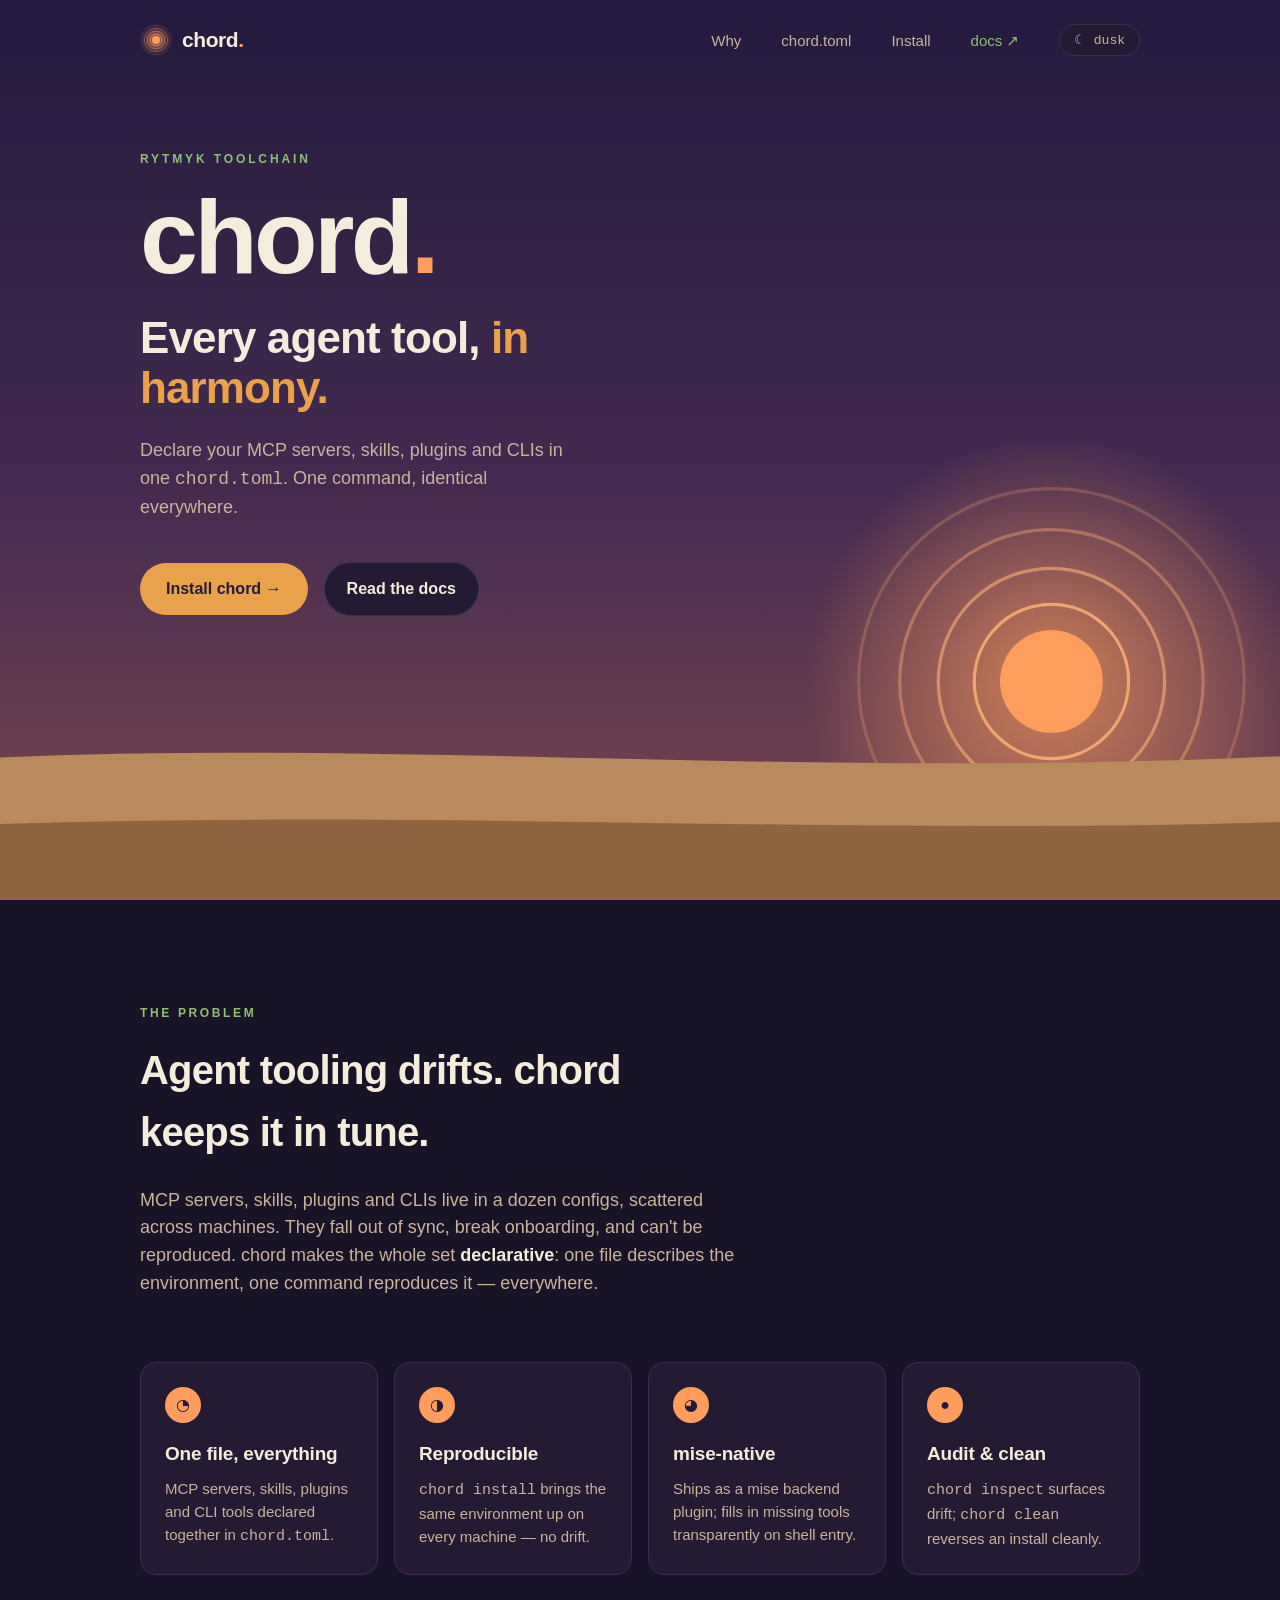
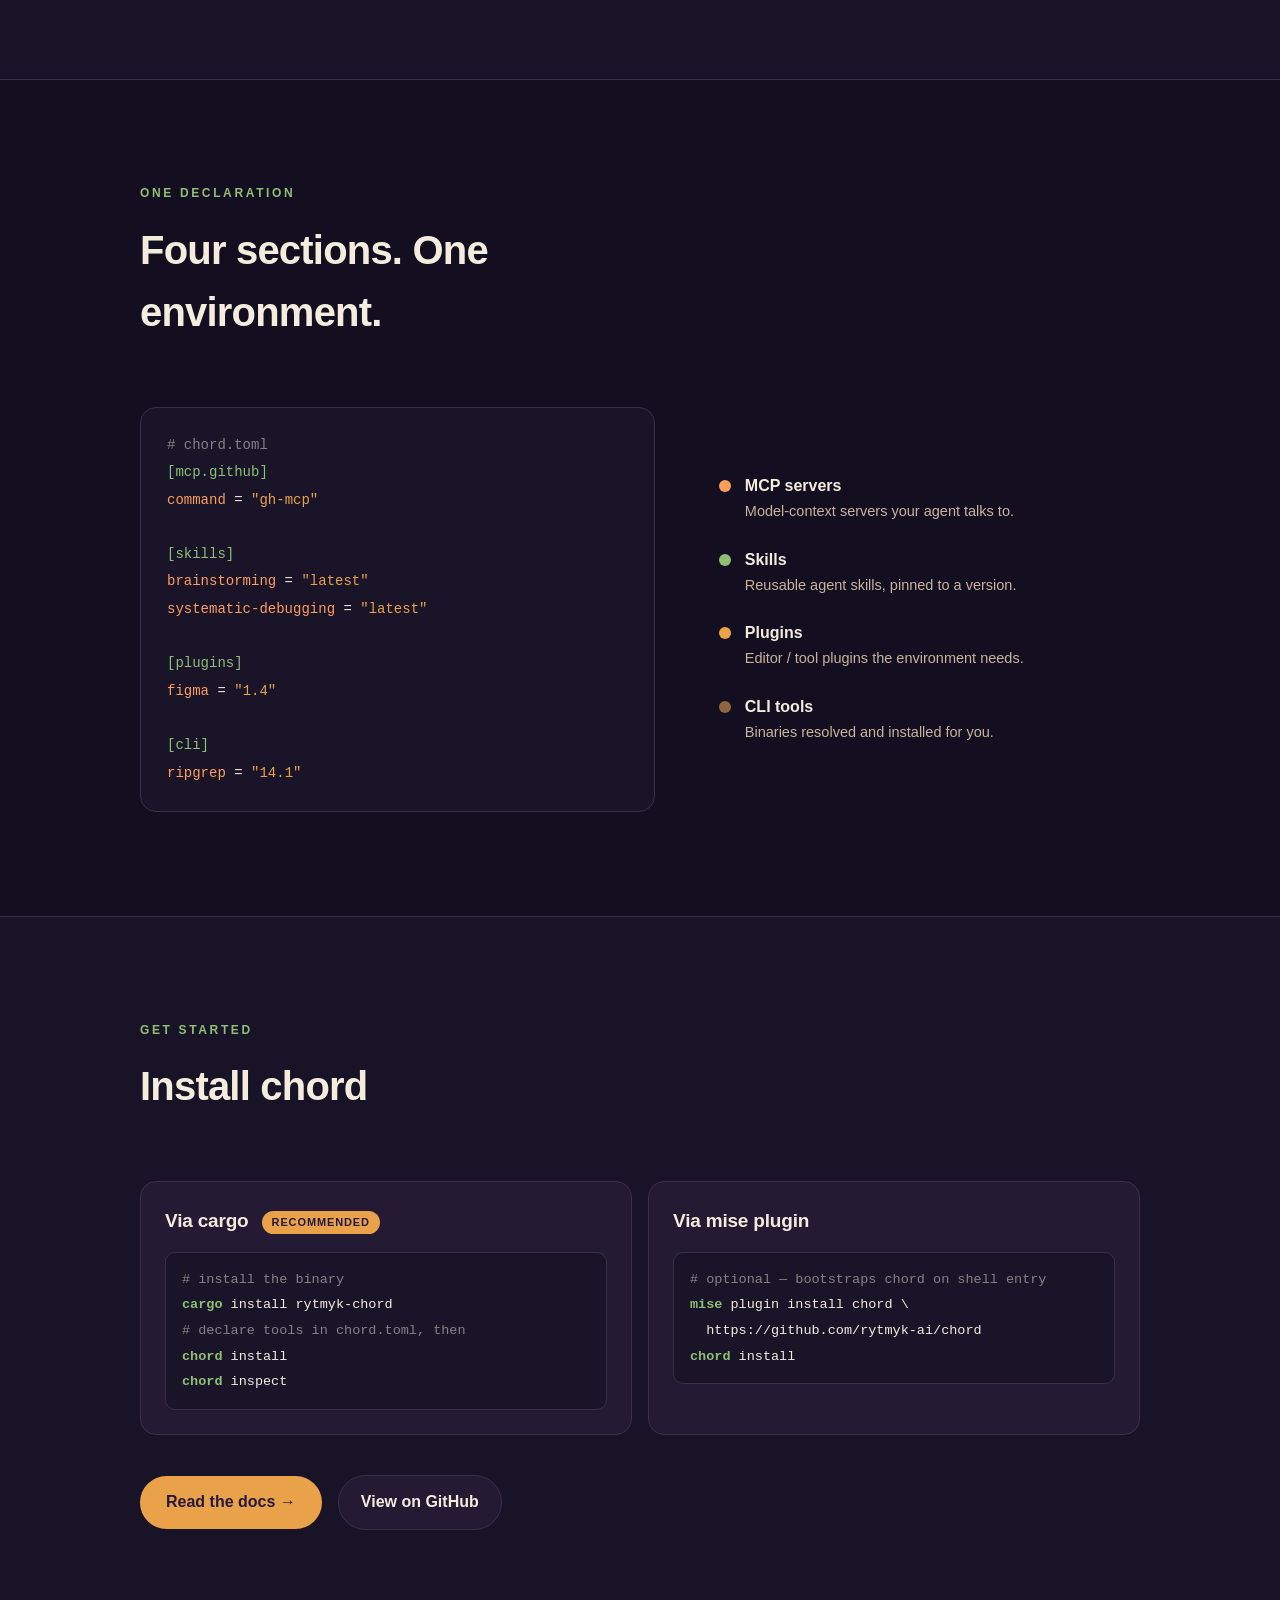
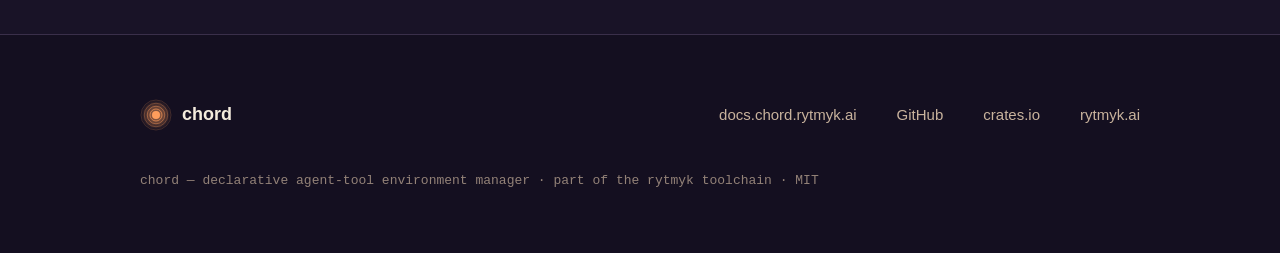
<file: site/landing/index.html>
<!DOCTYPE html>
<html lang="en">
<head>
  <meta charset="utf-8">
  <meta name="viewport" content="width=device-width, initial-scale=1">
  <title>chord — declarative agent-tool environment manager</title>
  <meta name="description" content="Declare your MCP servers, skills, plugins and CLIs in one chord.toml. One command, identical everywhere. Part of the rytmyk toolchain.">
  <link rel="icon" href="./favicon.svg" type="image/svg+xml">
  <link rel="apple-touch-icon" href="./apple-touch-icon.png">
  <!-- social / Open Graph -->
  <meta property="og:type" content="website">
  <meta property="og:site_name" content="chord">
  <meta property="og:title" content="chord — declarative agent-tool environment manager">
  <meta property="og:description" content="Every agent tool, in harmony. Declare your MCP servers, skills, plugins and CLIs in one chord.toml.">
  <meta property="og:url" content="https://chord.rytmyk.ai/">
  <meta property="og:image" content="https://chord.rytmyk.ai/og-image.png">
  <meta property="og:image:width" content="1200">
  <meta property="og:image:height" content="630">
  <meta name="twitter:card" content="summary_large_image">
  <meta name="twitter:title" content="chord — declarative agent-tool environment manager">
  <meta name="twitter:description" content="Every agent tool, in harmony.">
  <meta name="twitter:image" content="https://chord.rytmyk.ai/og-image.png">
  <link rel="stylesheet" href="./style.css">
</head>
<body class="dusk">

  <!-- reusable sun mark -->
  <svg width="0" height="0" style="position:absolute" aria-hidden="true"><defs>
    <radialGradient id="glow" cx="50%" cy="50%" r="50%">
      <stop offset="0%" stop-color="var(--sun)" stop-opacity="1"/><stop offset="100%" stop-color="var(--sun)" stop-opacity="0"/>
    </radialGradient>
    <symbol id="mark" viewBox="0 0 128 128">
      <circle cx="64" cy="64" r="60" fill="url(#glow)" opacity=".7"/>
      <g fill="none" stroke="var(--sun)" stroke-width="3">
        <circle cx="64" cy="64" r="60" opacity=".25"/><circle cx="64" cy="64" r="47" opacity=".40"/>
        <circle cx="64" cy="64" r="35" opacity=".60"/><circle cx="64" cy="64" r="24" opacity=".85"/>
      </g><circle cx="64" cy="64" r="16" fill="var(--sun)"/>
    </symbol>
  </defs></svg>

  <nav><div class="wrap">
    <div class="brand"><svg class="sun"><use href="#mark"/></svg><span>chord<span class="seed">.</span></span></div>
    <div class="links">
      <a href="#why">Why</a><a href="#toml">chord.toml</a><a href="#install">Install</a>
      <a href="https://docs.chord.rytmyk.ai" style="color:var(--note2)">docs ↗</a>
      <button class="toggle" id="tg" type="button">☾ dusk</button>
    </div>
  </div></nav>

  <!-- HERO — High horizon -->
  <header class="hero">
    <svg class="scene" viewBox="0 0 1200 700" preserveAspectRatio="xMidYMax slice" aria-hidden="true">
      <defs><radialGradient id="sunG" cx="50%" cy="50%" r="50%">
        <stop offset="0%" stop-color="var(--sun)"/><stop offset="100%" stop-color="var(--sunglow)" stop-opacity="0"/>
      </radialGradient></defs>
      <!-- setting sound-ring sun, low-right -->
      <g transform="translate(920,530)">
        <circle r="190" fill="url(#sunG)" opacity=".7"/>
        <g fill="none" stroke="var(--ring)" stroke-width="2.5">
          <circle r="150" opacity=".22"/><circle r="118" opacity=".38"/><circle r="88" opacity=".58"/><circle r="60" opacity=".82"/>
        </g><circle r="40" fill="var(--sun)"/>
      </g>
      <!-- thin dune band at the bottom -->
      <path d="M-50 600 C 350 560 760 620 1250 578 L1250 700 L-50 700 Z" fill="var(--duneFar)"/>
      <path d="M-50 648 C 400 620 820 660 1250 632 L1250 700 L-50 700 Z" fill="var(--duneMid)"/>
    </svg>
    <div class="inner">
      <div class="eyebrow">rytmyk toolchain</div>
      <div class="wordmark">chord<span class="seed">.</span></div>
      <h1 class="tag">Every agent tool, <em>in harmony.</em></h1>
      <p class="lede">Declare your MCP servers, skills, plugins and CLIs in one <code>chord.toml</code>. One command, identical everywhere.</p>
      <div class="row">
        <a class="prim" href="#install">Install chord →</a>
        <a class="gho" href="https://docs.chord.rytmyk.ai">Read the docs</a>
      </div>
    </div>
  </header>

  <!-- WHY -->
  <section class="band" id="why"><div class="wrap">
    <div class="kicker">the problem</div>
    <h2>Agent tooling drifts. chord keeps it in tune.</h2>
    <p class="lead">MCP servers, skills, plugins and CLIs live in a dozen configs, scattered across machines. They fall out of sync, break onboarding, and can't be reproduced. chord makes the whole set <b style="color:var(--ink)">declarative</b>: one file describes the environment, one command reproduces it — everywhere.</p>
    <div class="feat">
      <div class="card"><div class="ic">◔</div><h3>One file, everything</h3><p>MCP servers, skills, plugins and CLI tools declared together in <code>chord.toml</code>.</p></div>
      <div class="card"><div class="ic">◑</div><h3>Reproducible</h3><p><code>chord install</code> brings the same environment up on every machine — no drift.</p></div>
      <div class="card"><div class="ic">◕</div><h3>mise-native</h3><p>Ships as a mise backend plugin; fills in missing tools transparently on shell entry.</p></div>
      <div class="card"><div class="ic">●</div><h3>Audit &amp; clean</h3><p><code>chord inspect</code> surfaces drift; <code>chord clean</code> reverses an install cleanly.</p></div>
    </div>
  </div></section>

  <!-- TOML -->
  <section class="band" id="toml" style="background:var(--bg2);border-block:1px solid var(--line)"><div class="wrap">
    <div class="kicker">one declaration</div>
    <h2>Four sections. One environment.</h2>
    <div class="show">
      <pre class="big"><span class="cm"># chord.toml</span>
<span class="sec">[mcp.github]</span>
<span class="k">command</span> = <span class="s">"gh-mcp"</span>

<span class="sec">[skills]</span>
<span class="k">brainstorming</span> = <span class="s">"latest"</span>
<span class="k">systematic-debugging</span> = <span class="s">"latest"</span>

<span class="sec">[plugins]</span>
<span class="k">figma</span> = <span class="s">"1.4"</span>

<span class="sec">[cli]</span>
<span class="k">ripgrep</span> = <span class="s">"14.1"</span></pre>
      <div class="decl">
        <div class="d"><span class="dot" style="background:var(--sun)"></span><div><b>MCP servers</b><br><span>Model-context servers your agent talks to.</span></div></div>
        <div class="d"><span class="dot" style="background:var(--note2)"></span><div><b>Skills</b><br><span>Reusable agent skills, pinned to a version.</span></div></div>
        <div class="d"><span class="dot" style="background:var(--accent)"></span><div><b>Plugins</b><br><span>Editor / tool plugins the environment needs.</span></div></div>
        <div class="d"><span class="dot" style="background:var(--duneMid)"></span><div><b>CLI tools</b><br><span>Binaries resolved and installed for you.</span></div></div>
      </div>
    </div>
  </div></section>

  <!-- INSTALL -->
  <section class="band" id="install"><div class="wrap">
    <div class="kicker">get started</div>
    <h2>Install chord</h2>
    <div class="cols">
      <div class="card"><h3>Via cargo <span class="tagpill">recommended</span></h3>
        <pre><span class="c"># install the binary</span>
<span class="p">cargo</span> install rytmyk-chord
<span class="c"># declare tools in chord.toml, then</span>
<span class="p">chord</span> install
<span class="p">chord</span> inspect</pre></div>
      <div class="card"><h3>Via mise plugin</h3>
        <pre><span class="c"># optional — bootstraps chord on shell entry</span>
<span class="p">mise</span> plugin install chord \
  https://github.com/rytmyk-ai/chord
<span class="p">chord</span> install</pre></div>
    </div>
    <div class="row"><a class="prim" href="https://docs.chord.rytmyk.ai">Read the docs →</a><a class="gho" href="https://github.com/rytmyk-ai/chord">View on GitHub</a></div>
  </div></section>

  <footer><div class="wrap">
    <div class="brand"><svg class="sun"><use href="#mark"/></svg><span>chord</span></div>
    <div class="fl">
      <a href="https://docs.chord.rytmyk.ai">docs.chord.rytmyk.ai</a>
      <a href="https://github.com/rytmyk-ai/chord">GitHub</a>
      <a href="https://crates.io/crates/rytmyk-chord">crates.io</a>
      <a href="https://rytmyk.ai">rytmyk.ai</a>
    </div>
    <div class="fine">chord — declarative agent-tool environment manager · part of the rytmyk toolchain · MIT</div>
  </div></footer>

  <script>
    var tg = document.getElementById("tg");
    tg.addEventListener("click", function () {
      var dark = document.body.classList.contains("dusk");
      document.body.classList.toggle("dusk", !dark);
      document.body.classList.toggle("sand", dark);
      tg.textContent = dark ? "☀ warm sand" : "☾ dusk";
    });
  </script>
</body>
</html>
</file>
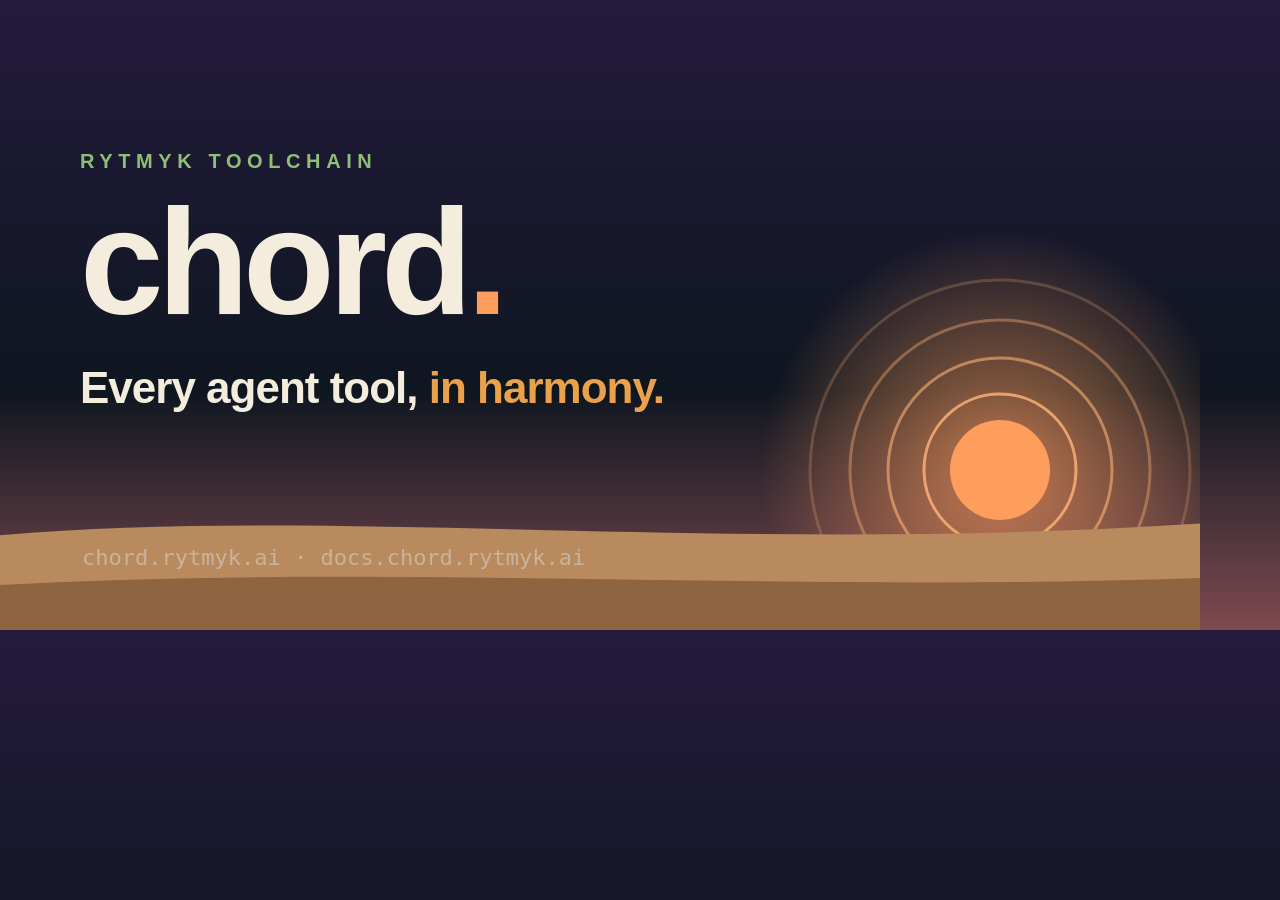
<file: site/brand/og-image.src.html>
<!DOCTYPE html>
<!-- Source for the 1200x630 social/OG card. Render at 1200x630 and screenshot to
     site/landing/og-image.png (see ticket 07). Not shipped; kept for regeneration. -->
<html lang="en"><head><meta charset="utf-8"><style>
  * { margin:0; box-sizing:border-box; }
  html,body { width:1200px; height:630px; overflow:hidden; }
  body { position:relative; background:linear-gradient(180deg,#241a3d,#0e1620 62%,#7e4a50);
    font-family:"Helvetica Neue",Arial,system-ui,sans-serif; color:#f4ecdd; }
  svg.scene { position:absolute; inset:0; width:100%; height:100%; }
  .content { position:absolute; z-index:2; left:80px; top:150px; }
  .eyebrow { text-transform:uppercase; letter-spacing:.28em; font-size:20px; font-weight:700; color:#8fbf74; }
  .wm { font-size:150px; font-weight:700; letter-spacing:-6px; line-height:1; margin-top:14px; }
  .wm .seed { color:#ff9d5c; }
  .tag { font-size:44px; font-weight:600; letter-spacing:-1px; margin-top:26px; }
  .tag em { font-style:normal; color:#e9a24a; }
  .url { position:absolute; z-index:2; left:82px; bottom:60px; font-family:ui-monospace,Menlo,monospace;
    font-size:22px; color:#c9b39d; }
</style></head><body>
  <svg class="scene" viewBox="0 0 1200 630" preserveAspectRatio="xMidYMid slice" aria-hidden="true">
    <defs><radialGradient id="sunG" cx="50%" cy="50%" r="50%">
      <stop offset="0%" stop-color="#ff9d5c"/><stop offset="100%" stop-color="#ff9d5c" stop-opacity="0"/>
    </radialGradient></defs>
    <g transform="translate(1000,470)">
      <circle r="240" fill="url(#sunG)" opacity=".7"/>
      <g fill="none" stroke="#ffb377" stroke-width="3">
        <circle r="190" opacity=".22"/><circle r="150" opacity=".38"/><circle r="112" opacity=".58"/><circle r="76" opacity=".82"/>
      </g><circle r="50" fill="#ff9d5c"/>
    </g>
    <path d="M-50 540 C 320 500 720 560 1250 520 L1250 630 L-50 630 Z" fill="#b98a5e"/>
    <path d="M-50 588 C 380 560 800 596 1250 576 L1250 630 L-50 630 Z" fill="#8f6440"/>
  </svg>
  <div class="content">
    <div class="eyebrow">rytmyk toolchain</div>
    <div class="wm">chord<span class="seed">.</span></div>
    <div class="tag">Every agent tool, <em>in harmony.</em></div>
  </div>
  <div class="url">chord.rytmyk.ai · docs.chord.rytmyk.ai</div>
</body></html>
</file>
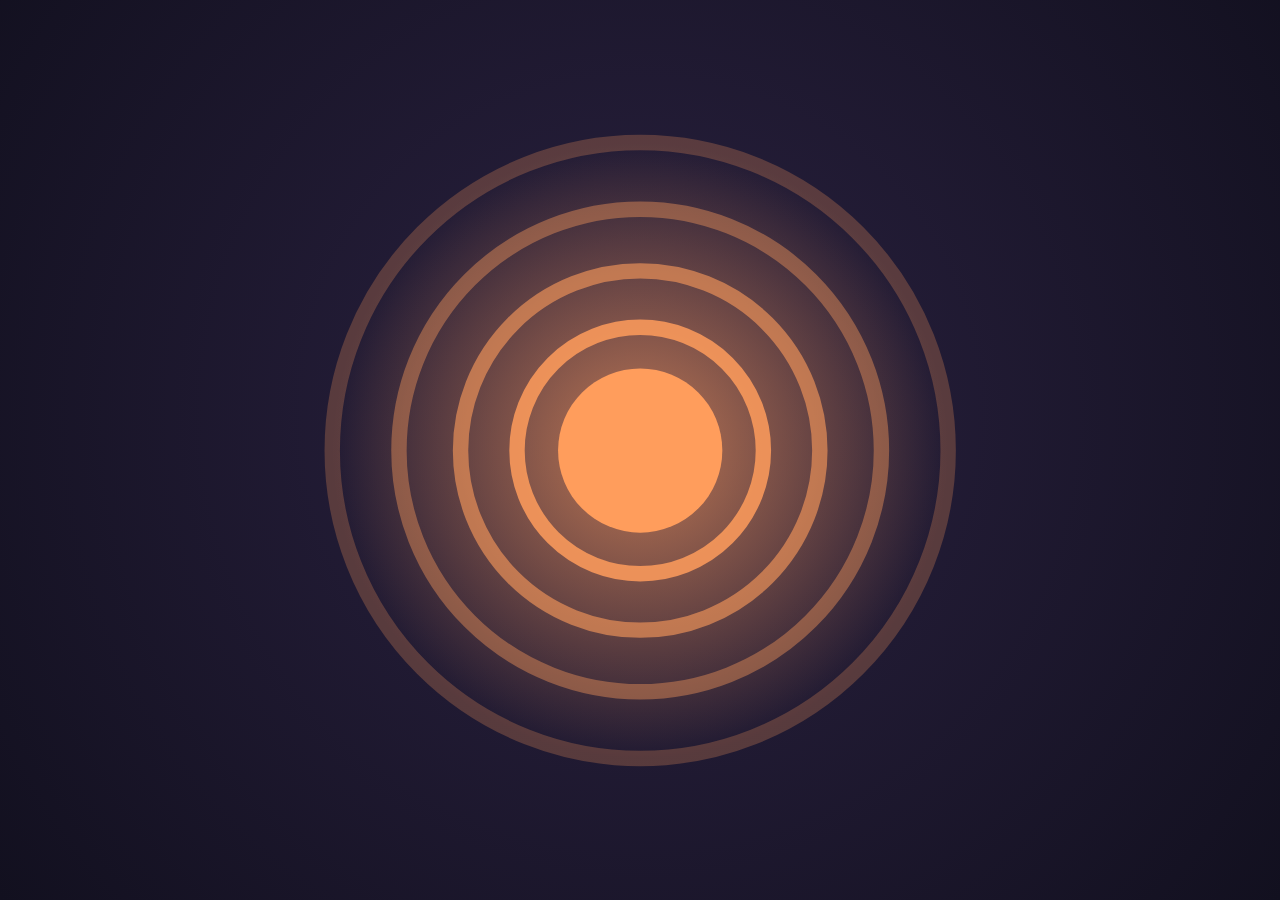
<file: site/brand/touch-icon.src.html>
<!DOCTYPE html>
<!-- Source for the 180x180 apple-touch-icon (opaque tile). Render at 180x180,
     screenshot to site/landing/apple-touch-icon.png. Ticket 07. -->
<html><head><meta charset="utf-8"><style>
  *{margin:0;box-sizing:border-box}
  /* fill the viewport so the icon is square at whatever window size we render */
  html,body{width:100%;height:100%;overflow:hidden}
  body{background:radial-gradient(circle at 50% 46%,#2a2140,#12101f);display:grid;place-items:center}
  svg{width:73%;height:73%}
</style></head><body>
  <svg viewBox="0 0 128 128" aria-hidden="true">
    <defs><radialGradient id="g" cx="50%" cy="50%" r="50%">
      <stop offset="0%" stop-color="#ff9d5c" stop-opacity="1"/><stop offset="100%" stop-color="#ff9d5c" stop-opacity="0"/>
    </radialGradient></defs>
    <circle cx="64" cy="64" r="60" fill="url(#g)" opacity=".7"/>
    <g fill="none" stroke="#ff9d5c" stroke-width="3">
      <circle cx="64" cy="64" r="60" opacity=".25"/><circle cx="64" cy="64" r="47" opacity=".40"/>
      <circle cx="64" cy="64" r="35" opacity=".60"/><circle cx="64" cy="64" r="24" opacity=".85"/>
    </g>
    <circle cx="64" cy="64" r="16" fill="#ff9d5c"/>
  </svg>
</body></html>
</file>
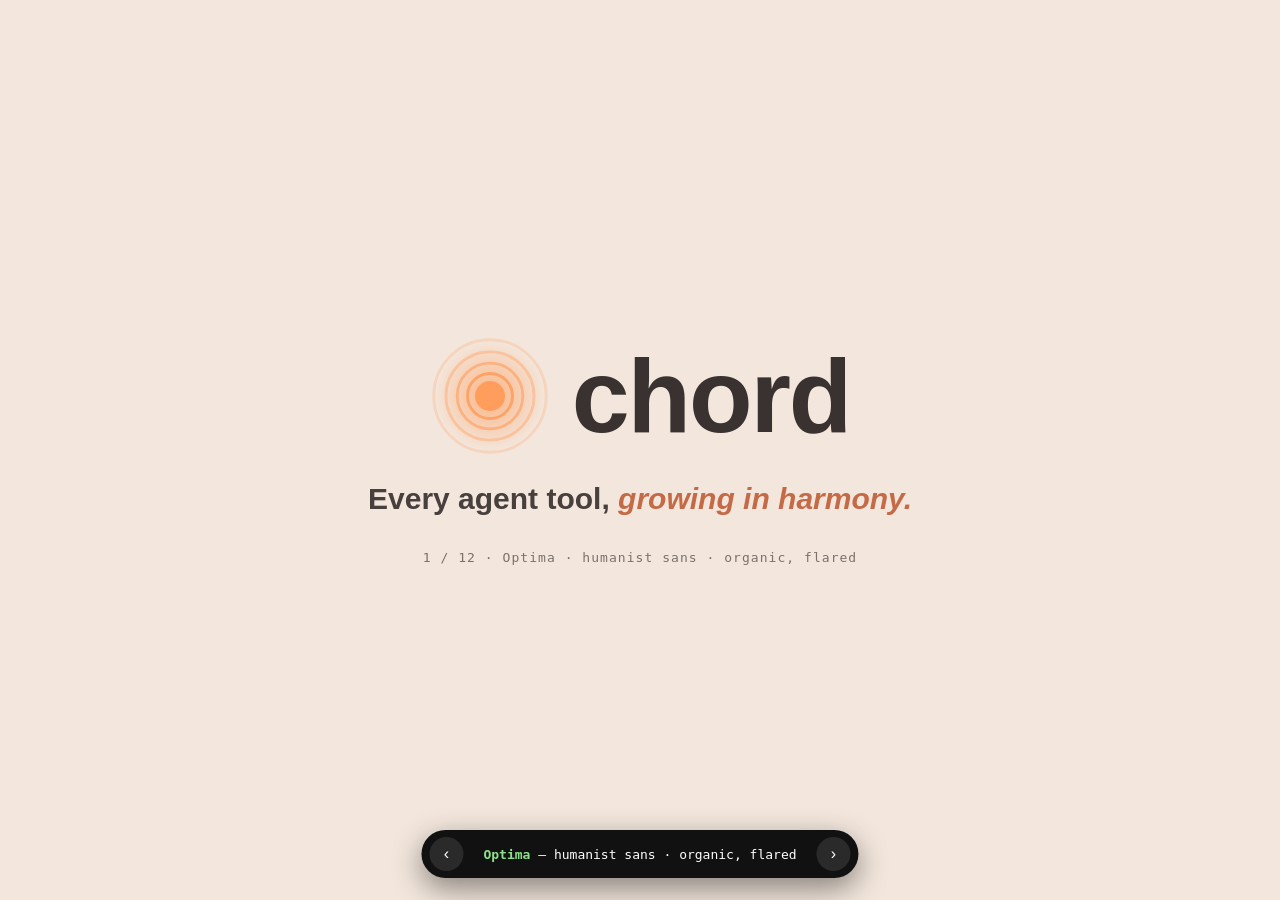
<file: .scratch/web-docs/assets/logo-preview.html>
<!DOCTYPE html>
<!-- PROTOTYPE preview — wordmark FONT chooser. One full screen per font.
     ← / → cycle fonts · space toggles light(warm sand)/dark(dusk). System fonts only. Throwaway. -->
<html lang="en"><head><meta charset="utf-8"><meta name="viewport" content="width=device-width,initial-scale=1">
<title>rytmyk — font chooser</title>
<style>
  *{margin:0;box-sizing:border-box}html,body{height:100%}
  #stage{height:100vh;display:flex;flex-direction:column;align-items:center;justify-content:center;gap:26px;
    background:#f3e7dd;color:#3a3230;transition:background .25s,color .25s}
  #stage.dark{background:linear-gradient(180deg,#2a2f52,#0e1620 62%);color:#eafff0}
  .lock{display:flex;align-items:center;gap:22px}
  .big{width:120px;height:120px}
  .wm{font-size:104px;font-weight:700;letter-spacing:-.02em;line-height:1}
  .tag{font-size:30px;font-weight:600;opacity:.92}
  .tag em{font-style:italic;color:#c2603a}
  #stage.dark .tag em{color:#b6ff5c;font-style:normal}
  .cap{font-family:ui-monospace,monospace;font-size:13px;letter-spacing:.08em;opacity:.65;margin-top:8px}
  #bar{position:fixed;left:50%;bottom:22px;transform:translateX(-50%);display:flex;align-items:center;gap:6px;z-index:9;
    background:#111;color:#fff;border-radius:999px;padding:7px 8px;box-shadow:0 10px 30px rgba(0,0,0,.45);
    font-family:ui-monospace,monospace;font-size:13px}
  #bar button{background:#2a2a2a;color:#fff;border:0;width:34px;height:34px;border-radius:999px;cursor:pointer;font-size:16px}
  #bar button:hover{background:#3d3d3d}#bar .lbl{padding:0 14px;white-space:nowrap}#bar .lbl b{color:#8be28b}
</style></head><body>

<svg width="0" height="0" style="position:absolute" aria-hidden="true"><defs>
  <radialGradient id="glow" cx="50%" cy="50%" r="50%">
    <stop offset="0%" stop-color="#ff9d5c" stop-opacity="1"/><stop offset="100%" stop-color="#ff9d5c" stop-opacity="0"/>
  </radialGradient>
  <symbol id="rytmyk" viewBox="0 0 128 128">
    <circle cx="64" cy="64" r="60" fill="url(#glow)" opacity=".7"/>
    <g fill="none" stroke="#ff9d5c" stroke-width="3">
      <circle cx="64" cy="64" r="60" opacity=".25"/><circle cx="64" cy="64" r="47" opacity=".40"/>
      <circle cx="64" cy="64" r="35" opacity=".60"/><circle cx="64" cy="64" r="24" opacity=".85"/>
    </g>
    <circle cx="64" cy="64" r="16" fill="#ff9d5c"/>
  </symbol>
</defs></svg>

<div id="stage">
  <div class="lock"><svg class="big"><use href="#rytmyk"/></svg><span class="wm" id="wm">chord</span></div>
  <div class="tag" id="tag">Every agent tool, <em>growing in harmony.</em></div>
  <div class="cap" id="cap"></div>
</div>

<div id="bar"><button id="prev">‹</button><span class="lbl"></span><button id="next">›</button></div>

<script>
  var FONTS=[
    {n:"Optima",         css:'"Optima","Segoe UI",sans-serif',      note:"humanist sans · organic, flared"},
    {n:"Iowan Old Style",css:'"Iowan Old Style","Georgia",serif',   note:"warm book serif (current)"},
    {n:"Avenir Next",    css:'"Avenir Next","Avenir",sans-serif',   note:"geometric-humanist sans"},
    {n:"Futura",         css:'"Futura","Century Gothic",sans-serif',note:"geometric sans · round"},
    {n:"Baskerville",    css:'"Baskerville","Georgia",serif',       note:"classic transitional serif"},
    {n:"Didot",          css:'"Didot","Times New Roman",serif',     note:"high-contrast elegant serif"},
    {n:"Palatino",       css:'"Palatino Linotype","Palatino",serif',note:"calligraphic serif"},
    {n:"Gill Sans",      css:'"Gill Sans","Gill Sans MT",sans-serif',note:"british humanist sans"},
    {n:"American Typewriter",css:'"American Typewriter",serif',      note:"friendly slab · typewriter"},
    {n:"Charter",        css:'"Charter","Georgia",serif',           note:"sturdy screen serif"},
    {n:"Helvetica Neue", css:'"Helvetica Neue",Arial,sans-serif',   note:"neutral grotesque"},
    {n:"Menlo / mono",   css:'ui-monospace,"SF Mono",Menlo,monospace',note:"terminal mono · fits the CLI"}
  ];
  var i=0,dark=false,stage=document.getElementById("stage"),wm=document.getElementById("wm"),
      tag=document.getElementById("tag"),cap=document.getElementById("cap");
  function show(n){
    i=(n+FONTS.length)%FONTS.length;var f=FONTS[i];
    wm.style.fontFamily=f.css; tag.style.fontFamily=f.css;
    cap.textContent=(i+1)+" / "+FONTS.length+" · "+f.n+" · "+f.note;
    document.querySelector("#bar .lbl").innerHTML="<b>"+f.n+"</b> — "+f.note;
  }
  document.getElementById("prev").onclick=function(){show(i-1)};
  document.getElementById("next").onclick=function(){show(i+1)};
  document.addEventListener("keydown",function(e){
    if(e.key==="ArrowLeft")show(i-1);
    if(e.key==="ArrowRight")show(i+1);
    if(e.key===" "){e.preventDefault();dark=!dark;stage.classList.toggle("dark",dark);}
  });
  show(0);
</script>
</body></html>
</file>
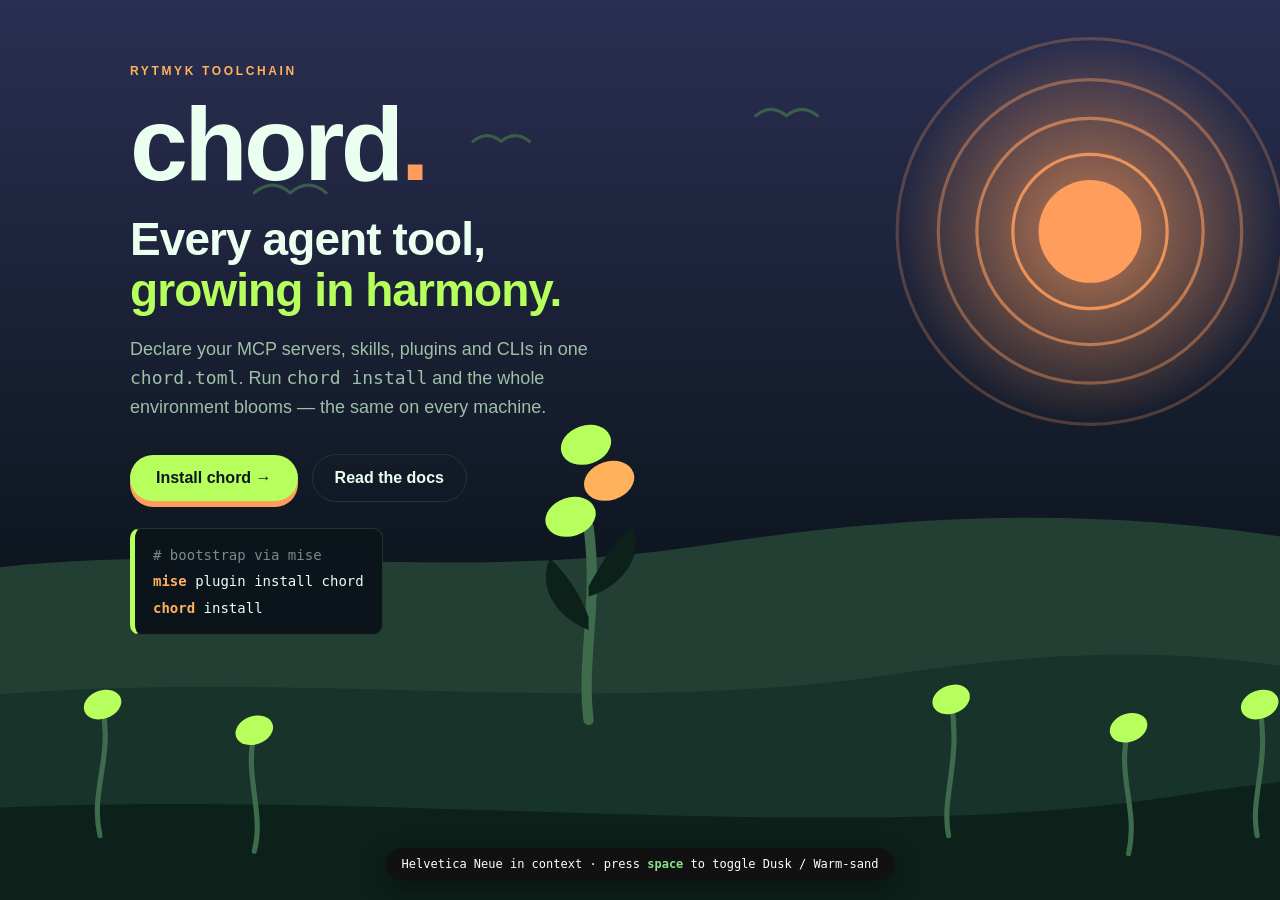
<file: .scratch/web-docs/prototypes/hero-context.html>
<!DOCTYPE html>
<!-- PROTOTYPE — the illustrated Dusk hero with Helvetica Neue (neutral grotesque) in context.
     space = toggle Dusk (dark) / Warm-sand (light). Throwaway. System fonts, no CDN. -->
<html lang="en"><head><meta charset="utf-8"><meta name="viewport" content="width=device-width,initial-scale=1">
<title>chord — hero in context (Helvetica Neue)</title>
<style>
  *{box-sizing:border-box;margin:0;padding:0}
  :root, body.dusk{
    --sky1:#2a2f52;--sky2:#0e1620;--sun:#ff9d5c;--sunglow:rgba(255,157,92,.95);--ring:#ff9d5c;
    --hillFar:#233f34;--hillMid:#18342a;--hillNear:#0c211a;--stem:#3f6b4d;
    --note:#b6ff5c;--note2:#ffb15c;--ink:#eafff0;--sub:#9fbfa6;--accent:#b6ff5c;--accentInk:#0e1620;
    --card:#0b141b;--cardLine:#22362b;--tagEm:#b6ff5c;}
  body.sand{
    --sky1:#f7ede1;--sky2:#f3e7dd;--sun:#ff9d5c;--sunglow:rgba(255,157,92,.9);--ring:#e58a3c;
    --hillFar:#cdd9b0;--hillMid:#8bb072;--hillNear:#4a7a4f;--stem:#3a5d3c;
    --note:#c2603a;--note2:#4a7a4f;--ink:#2a2320;--sub:#6a5c50;--accent:#2f5d31;--accentInk:#f3e7dd;
    --card:#fffaf3;--cardLine:#e4d6c4;--tagEm:#c2603a;}
  body{font-family:"Helvetica Neue",Arial,system-ui,sans-serif;color:var(--ink);background:var(--sky2);transition:.3s}
  code,pre{font-family:ui-monospace,"SF Mono",Menlo,monospace}
  .hero{position:relative;min-height:100vh;overflow:hidden;background:linear-gradient(180deg,var(--sky1),var(--sky2) 62%)}
  .scene{position:absolute;inset:0;width:100%;height:100%}
  .content{position:relative;z-index:2;max-width:1100px;margin:0 auto;padding:64px 40px 0}
  .eyebrow{text-transform:uppercase;letter-spacing:.22em;font-size:12px;font-weight:700;color:var(--note2)}
  .wordmark{font-size:clamp(56px,9vw,104px);font-weight:700;letter-spacing:-.035em;color:var(--ink);line-height:1;margin:14px 0 0}
  .wordmark .seed{color:var(--sun)}
  h1.tag{font-size:clamp(26px,3.6vw,46px);font-weight:600;letter-spacing:-.02em;color:var(--ink);line-height:1.1;margin:18px 0 0;max-width:20ch}
  h1.tag em{font-style:normal;color:var(--tagEm)}
  .lede{margin:20px 0 0;max-width:46ch;font-size:18px;line-height:1.6;color:var(--sub)}
  .row{margin:32px 0 0;display:flex;gap:14px;flex-wrap:wrap;align-items:center}
  .prim{background:var(--accent);color:var(--accentInk);text-decoration:none;font-weight:600;padding:14px 26px;border-radius:999px;box-shadow:0 6px 0 var(--sun)}
  .gho{color:var(--ink);text-decoration:none;font-weight:600;padding:14px 22px;border-radius:999px;border:1.5px solid var(--cardLine)}
  .install{margin:26px 0 0;display:inline-block;background:var(--card);border:1px solid var(--cardLine);
    border-left:5px solid var(--accent);border-radius:10px;padding:13px 18px;font-size:14px;line-height:1.9;color:var(--ink)}
  .install .c{opacity:.5}.install .p{color:var(--note2);font-weight:600}
  .hint{position:fixed;bottom:20px;left:50%;transform:translateX(-50%);z-index:9;background:#111;color:#fff;
    font-family:ui-monospace,monospace;font-size:12px;padding:9px 16px;border-radius:999px;box-shadow:0 8px 24px rgba(0,0,0,.4)}
  .hint b{color:#8be28b}
</style></head><body class="dusk">

<div class="hero">
  <svg class="scene" viewBox="0 0 1200 700" preserveAspectRatio="xMidYMax slice" aria-hidden="true">
    <defs><radialGradient id="sunG" cx="50%" cy="50%" r="50%">
      <stop offset="0%" stop-color="var(--sun)"/><stop offset="100%" stop-color="var(--sunglow)" stop-opacity="0"/>
    </radialGradient></defs>
    <g transform="translate(950,180)">
      <circle r="150" fill="url(#sunG)" opacity=".7"/>
      <g fill="none" stroke="var(--ring)" stroke-width="2.5">
        <circle r="150" opacity=".25"/><circle r="118" opacity=".4"/><circle r="88" opacity=".6"/><circle r="60" opacity=".85"/>
      </g><circle r="40" fill="var(--sun)"/>
    </g>
    <g stroke="var(--stem)" stroke-width="2.4" fill="none" opacity=".8" stroke-linecap="round">
      <path d="M300 150 q14 -12 28 0"/><path d="M328 150 q14 -12 28 0"/>
      <path d="M470 110 q11 -9 22 0"/><path d="M492 110 q11 -9 22 0"/>
      <path d="M690 90 q12 -10 24 0"/><path d="M714 90 q12 -10 24 0"/>
    </g>
    <path d="M-50 470 C 200 400 400 462 650 424 S 1050 402 1250 446 L1250 700 L-50 700 Z" fill="var(--hillFar)"/>
    <path d="M-50 560 C 260 502 520 566 800 524 S 1120 544 1250 522 L1250 700 L-50 700 Z" fill="var(--hillMid)"/>
    <g transform="translate(560,560)">
      <path d="M0 0 C -6 -46 8 -92 0 -150" fill="none" stroke="var(--stem)" stroke-width="8" stroke-linecap="round"/>
      <path d="M0 -70 C -26 -80 -40 -104 -30 -126 C -14 -110 -6 -96 0 -80" fill="var(--hillNear)"/>
      <path d="M0 -96 C 26 -104 44 -128 34 -150 C 16 -134 8 -118 0 -104" fill="var(--hillNear)"/>
      <ellipse cx="-14" cy="-158" rx="20" ry="15" transform="rotate(-18 -14 -158)" fill="var(--note)"/>
      <ellipse cx="16" cy="-186" rx="20" ry="15" transform="rotate(-18 16 -186)" fill="var(--note2)"/>
      <ellipse cx="-2" cy="-214" rx="20" ry="15" transform="rotate(-18 -2 -214)" fill="var(--note)"/>
    </g>
    <path d="M-50 640 C 300 598 720 664 1010 620 S 1200 632 1250 632 L1250 700 L-50 700 Z" fill="var(--hillNear)"/>
    <g stroke="var(--stem)" stroke-width="4" fill="none" stroke-linecap="round">
      <g transform="translate(180,650)"><path d="M0 0 C -8 -34 10 -60 2 -100"/></g>
      <g transform="translate(300,662)"><path d="M0 0 C 8 -30 -8 -58 0 -92"/></g>
      <g transform="translate(840,650)"><path d="M0 0 C -6 -30 10 -58 2 -104"/></g>
      <g transform="translate(980,664)"><path d="M0 0 C 8 -34 -10 -62 0 -96"/></g>
      <g transform="translate(1080,650)"><path d="M0 0 C -6 -30 10 -56 2 -100"/></g>
    </g>
    <g fill="var(--note)">
      <ellipse cx="182" cy="548" rx="15" ry="11" transform="rotate(-20 182 548)"/>
      <ellipse cx="300" cy="568" rx="15" ry="11" transform="rotate(-20 300 568)"/>
      <ellipse cx="842" cy="544" rx="15" ry="11" transform="rotate(-20 842 544)"/>
      <ellipse cx="980" cy="566" rx="15" ry="11" transform="rotate(-20 980 566)"/>
      <ellipse cx="1082" cy="548" rx="15" ry="11" transform="rotate(-20 1082 548)"/>
    </g>
  </svg>

  <div class="content">
    <div class="eyebrow">rytmyk toolchain</div>
    <div class="wordmark">chord<span class="seed">.</span></div>
    <h1 class="tag">Every agent tool, <em>growing in harmony.</em></h1>
    <p class="lede">Declare your MCP servers, skills, plugins and CLIs in one <code>chord.toml</code>. Run <code>chord install</code> and the whole environment blooms — the same on every machine.</p>
    <div class="row">
      <a class="prim" href="#">Install chord →</a>
      <a class="gho" href="#">Read the docs</a>
    </div>
    <pre class="install"><span class="c"># bootstrap via mise</span>
<span class="p">mise</span> plugin install chord
<span class="p">chord</span> install</pre>
  </div>
</div>

<div class="hint">Helvetica Neue in context · press <b>space</b> to toggle Dusk / Warm-sand</div>
<script>
  document.addEventListener("keydown",function(e){
    if(e.key===" "){e.preventDefault();
      document.body.classList.toggle("dusk");document.body.classList.toggle("sand");}
  });
</script>
</body></html>
</file>
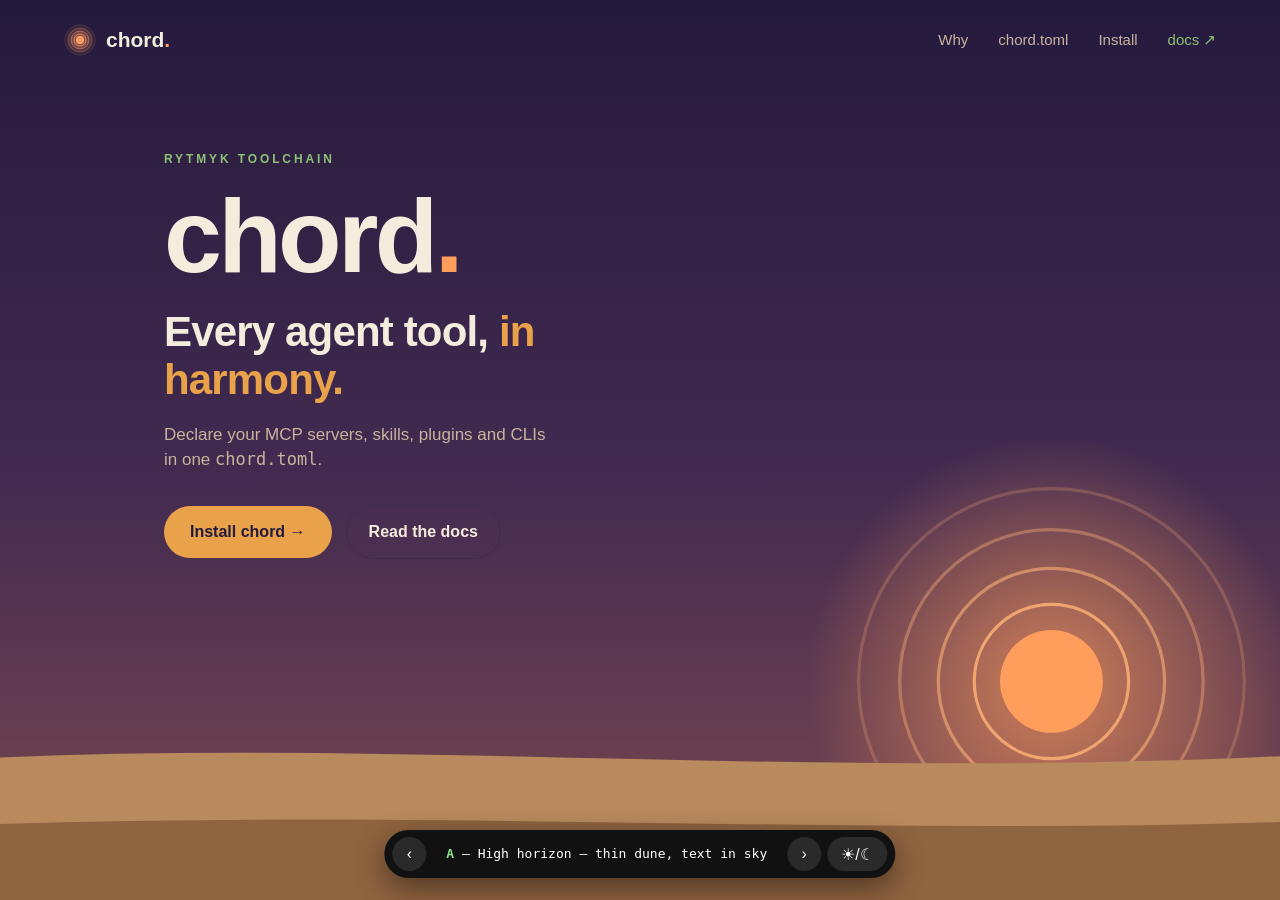
<file: .scratch/web-docs/prototypes/hero-variants.html>
<!DOCTYPE html>
<!-- PROTOTYPE — three LEAN hero solutions. No plants, simplified dunes, text kept off the sand.
     Switch: ?h=A|B|C, bottom bar, or ← / →. Throwaway. System fonts, inline SVG, no CDN. -->
<html lang="en"><head><meta charset="utf-8"><meta name="viewport" content="width=device-width,initial-scale=1">
<title>chord — lean hero solutions</title>
<style>
  *{box-sizing:border-box;margin:0;padding:0}
  :root{
    --sky1:#241a3d;--sky2:#432b50;--sky3:#7e4a50;--sun:#ff9d5c;--sunglow:rgba(255,157,92,.9);--ring:#ffb377;
    --duneFar:#b98a5e;--duneMid:#8f6440;--ink:#f4ecdd;--sub:#c9b39d;--accent:#e9a24a;--accentInk:#241a3d;
    --note2:#8fbf74;--line:#3a2f4a;--card:#241a33;--card2:#1a1428;}
  body.light{
    --sky1:#f7eee1;--sky2:#f3e7dd;--sky3:#e9cba6;--sun:#ef8f34;--sunglow:rgba(239,143,52,.55);--ring:#e0842f;
    --duneFar:#e4c795;--duneMid:#cda06a;--ink:#2c2418;--sub:#6a5c48;--accent:#c0692e;--accentInk:#fbf3e7;
    --note2:#3f7a48;--line:#e2d0b8;--card:#fffaf1;--card2:#f7eddd;}
  body{font-family:"Helvetica Neue",Arial,system-ui,sans-serif;color:var(--ink);line-height:1.5}
  code,pre{font-family:ui-monospace,"SF Mono",Menlo,monospace}
  a{color:inherit;text-decoration:none}
  .hero{display:none;min-height:100vh;position:relative;overflow:hidden;
    background:linear-gradient(180deg,var(--sky1),var(--sky2) 54%,var(--sky3))}
  body[data-show="A"] .hA,body[data-show="B"] .hB,body[data-show="C"] .hC{display:block}
  .scene{position:absolute;inset:0;width:100%;height:100%}
  .eyebrow{text-transform:uppercase;letter-spacing:.24em;font-size:12px;font-weight:700;color:var(--note2)}
  .wordmark{font-size:clamp(56px,8.5vw,104px);font-weight:700;letter-spacing:-.035em;line-height:1;margin-top:16px}
  .wordmark .seed{color:var(--sun)}
  .tag{font-size:clamp(26px,3.4vw,42px);font-weight:600;letter-spacing:-.02em;line-height:1.14;margin-top:20px;max-width:17ch}
  .tag em{font-style:normal;color:var(--accent)}
  .lede{margin-top:18px;max-width:42ch;font-size:17px;color:var(--sub)}
  .row{margin-top:32px;display:flex;gap:14px;flex-wrap:wrap;align-items:center}
  .prim{background:var(--accent);color:var(--accentInk);font-weight:700;padding:14px 26px;border-radius:999px}
  .gho{color:var(--ink);font-weight:600;padding:14px 22px;border-radius:999px;border:1.5px solid var(--line)}
  nav{position:absolute;top:0;left:0;right:0;z-index:4;display:flex;align-items:center;justify-content:space-between;
    padding:24px clamp(28px,5vw,64px)}
  nav .brand{display:flex;align-items:center;gap:10px;font-weight:700;font-size:21px}
  nav .brand .seed{color:var(--sun)}nav .sun{width:32px;height:32px}
  nav .links{display:flex;gap:30px;font-size:15px;color:var(--sub)}

  /* A — high horizon: dune is a thin band at the very bottom, all text in the sky */
  .hA .inner{position:relative;z-index:2;max-width:1080px;margin:0 auto;padding:150px clamp(28px,5vw,64px) 0}
  /* B — two column: text left over pure sky, art (sun+dune) locked to the right column */
  .hB{display:none}body[data-show="B"] .hB{display:grid;grid-template-columns:1.05fr .95fr}
  .hB .txt{position:relative;z-index:2;display:flex;flex-direction:column;justify-content:center;padding:0 0 0 clamp(28px,5vw,64px)}
  .hB .art{position:relative;overflow:hidden}
  @media(max-width:820px){body[data-show="B"] .hB{grid-template-columns:1fr}.hB .art{display:none}}
  /* C — minimal poster: centered, huge low sun, flat dune, few words */
  .hC .inner{position:relative;z-index:2;min-height:100vh;display:flex;flex-direction:column;align-items:center;
    justify-content:center;text-align:center;padding:0 24px 26vh}
  .hC .tag{max-width:22ch}

  #bar{position:fixed;left:50%;bottom:22px;transform:translateX(-50%);display:flex;align-items:center;gap:6px;z-index:9;
    background:#111;color:#fff;border-radius:999px;padding:7px 8px;box-shadow:0 10px 30px rgba(0,0,0,.45);
    font-family:ui-monospace,monospace;font-size:13px}
  #bar button{background:#2a2a2a;color:#fff;border:0;width:34px;height:34px;border-radius:999px;cursor:pointer;font-size:16px}
  #bar button:hover{background:#3d3d3d}#bar .lbl{padding:0 14px;white-space:nowrap}#bar .lbl b{color:#8be28b}
</style></head><body data-show="A">

<svg width="0" height="0" style="position:absolute" aria-hidden="true"><defs>
  <radialGradient id="glow" cx="50%" cy="50%" r="50%">
    <stop offset="0%" stop-color="var(--sun)" stop-opacity="1"/><stop offset="100%" stop-color="var(--sun)" stop-opacity="0"/>
  </radialGradient>
  <radialGradient id="sunG" cx="50%" cy="50%" r="50%">
    <stop offset="0%" stop-color="var(--sun)"/><stop offset="100%" stop-color="var(--sunglow)" stop-opacity="0"/>
  </radialGradient>
  <symbol id="mark" viewBox="0 0 128 128">
    <circle cx="64" cy="64" r="60" fill="url(#glow)" opacity=".7"/>
    <g fill="none" stroke="var(--sun)" stroke-width="3">
      <circle cx="64" cy="64" r="60" opacity=".25"/><circle cx="64" cy="64" r="47" opacity=".40"/>
      <circle cx="64" cy="64" r="35" opacity=".60"/><circle cx="64" cy="64" r="24" opacity=".85"/>
    </g><circle cx="64" cy="64" r="16" fill="var(--sun)"/>
  </symbol>
  <symbol id="sun" viewBox="0 0 400 400">
    <circle cx="200" cy="200" r="190" fill="url(#sunG)" opacity=".7"/>
    <g fill="none" stroke="var(--ring)" stroke-width="2.5">
      <circle cx="200" cy="200" r="150" opacity=".22"/><circle cx="200" cy="200" r="118" opacity=".38"/>
      <circle cx="200" cy="200" r="88" opacity=".58"/><circle cx="200" cy="200" r="60" opacity=".82"/>
    </g><circle cx="200" cy="200" r="40" fill="var(--sun)"/>
  </symbol>
</defs></svg>

<!-- ===== A — HIGH HORIZON ===== -->
<section class="hero hA">
  <nav><div class="brand"><svg class="sun"><use href="#mark"/></svg><span>chord<span class="seed">.</span></span></div>
    <div class="links"><a href="#">Why</a><a href="#">chord.toml</a><a href="#">Install</a><a href="#" style="color:var(--note2)">docs ↗</a></div></nav>
  <svg class="scene" viewBox="0 0 1200 700" preserveAspectRatio="xMidYMax slice" aria-hidden="true">
    <use href="#sun" x="720" y="330" width="400" height="400"/>
    <path d="M-50 600 C 350 560 760 620 1250 578 L1250 700 L-50 700 Z" fill="var(--duneFar)"/>
    <path d="M-50 648 C 400 620 820 660 1250 632 L1250 700 L-50 700 Z" fill="var(--duneMid)"/>
  </svg>
  <div class="inner">
    <div class="eyebrow">rytmyk toolchain</div>
    <div class="wordmark">chord<span class="seed">.</span></div>
    <div class="tag">Every agent tool, <em>in harmony.</em></div>
    <p class="lede">Declare your MCP servers, skills, plugins and CLIs in one <code>chord.toml</code>.</p>
    <div class="row"><a class="prim" href="#">Install chord →</a><a class="gho" href="#">Read the docs</a></div>
  </div>
</section>

<!-- ===== B — TWO COLUMN ===== -->
<section class="hero hB">
  <nav><div class="brand"><svg class="sun"><use href="#mark"/></svg><span>chord<span class="seed">.</span></span></div>
    <div class="links"><a href="#">Why</a><a href="#">chord.toml</a><a href="#">Install</a><a href="#" style="color:var(--note2)">docs ↗</a></div></nav>
  <div class="txt">
    <div class="eyebrow">rytmyk toolchain</div>
    <div class="wordmark">chord<span class="seed">.</span></div>
    <div class="tag">Every agent tool, <em>in harmony.</em></div>
    <p class="lede">Declare your MCP servers, skills, plugins and CLIs in one <code>chord.toml</code>. One command, identical everywhere.</p>
    <div class="row"><a class="prim" href="#">Install chord →</a><a class="gho" href="#">Read the docs</a></div>
  </div>
  <div class="art">
    <svg class="scene" viewBox="0 0 700 900" preserveAspectRatio="xMidYMax slice" aria-hidden="true">
      <use href="#sun" x="200" y="180" width="440" height="440"/>
      <path d="M-50 640 C 180 590 460 660 750 610 L750 900 L-50 900 Z" fill="var(--duneFar)"/>
      <path d="M-50 720 C 220 680 500 730 750 700 L750 900 L-50 900 Z" fill="var(--duneMid)"/>
    </svg>
  </div>
</section>

<!-- ===== C — MINIMAL POSTER ===== -->
<section class="hero hC">
  <nav><div class="brand"><svg class="sun"><use href="#mark"/></svg><span>chord<span class="seed">.</span></span></div>
    <div class="links"><a href="#">Why</a><a href="#">chord.toml</a><a href="#">Install</a><a href="#" style="color:var(--note2)">docs ↗</a></div></nav>
  <svg class="scene" viewBox="0 0 1200 700" preserveAspectRatio="xMidYMax slice" aria-hidden="true">
    <use href="#sun" x="400" y="250" width="400" height="400"/>
    <path d="M-50 640 C 300 612 900 612 1250 640 L1250 700 L-50 700 Z" fill="var(--duneMid)"/>
  </svg>
  <div class="inner">
    <div class="eyebrow">rytmyk toolchain</div>
    <div class="wordmark">chord<span class="seed">.</span></div>
    <div class="tag">Every agent tool, <em>in harmony.</em></div>
    <div class="row"><a class="prim" href="#">Install chord →</a><a class="gho" href="#">Read the docs</a></div>
  </div>
</section>

<div id="bar"><button id="prev">‹</button><span class="lbl"></span><button id="next">›</button><button id="theme" title="toggle theme" style="width:auto;padding:0 14px">☀/☾</button></div>
<script>
  var V=[{k:"A",n:"High horizon — thin dune, text in sky"},
         {k:"B",n:"Two column — text left, sun right"},
         {k:"C",n:"Minimal poster — centered, big low sun"}];
  function cur(){var p=new URLSearchParams(location.search).get("h");return(p&&"ABC".indexOf(p)>-1)?p:"A";}
  function render(k){document.body.setAttribute("data-show",k);var v=V.filter(function(x){return x.k===k})[0];
    document.querySelector("#bar .lbl").innerHTML="<b>"+v.k+"</b> — "+v.n;
    var u=new URL(location);u.searchParams.set("h",k);history.replaceState(null,"",u);window.scrollTo(0,0);}
  function cyc(d){var i=V.findIndex(function(x){return x.k===cur()});render(V[(i+d+V.length)%V.length].k);}
  document.getElementById("prev").onclick=function(){cyc(-1)};document.getElementById("next").onclick=function(){cyc(1)};
  document.getElementById("theme").onclick=function(){document.body.classList.toggle("light")};
  document.addEventListener("keydown",function(e){if(e.key==="ArrowLeft")cyc(-1);if(e.key==="ArrowRight")cyc(1);
    if(e.key===" "){e.preventDefault();document.body.classList.toggle("light")}});
  render(cur());
</script>
</body></html>
</file>
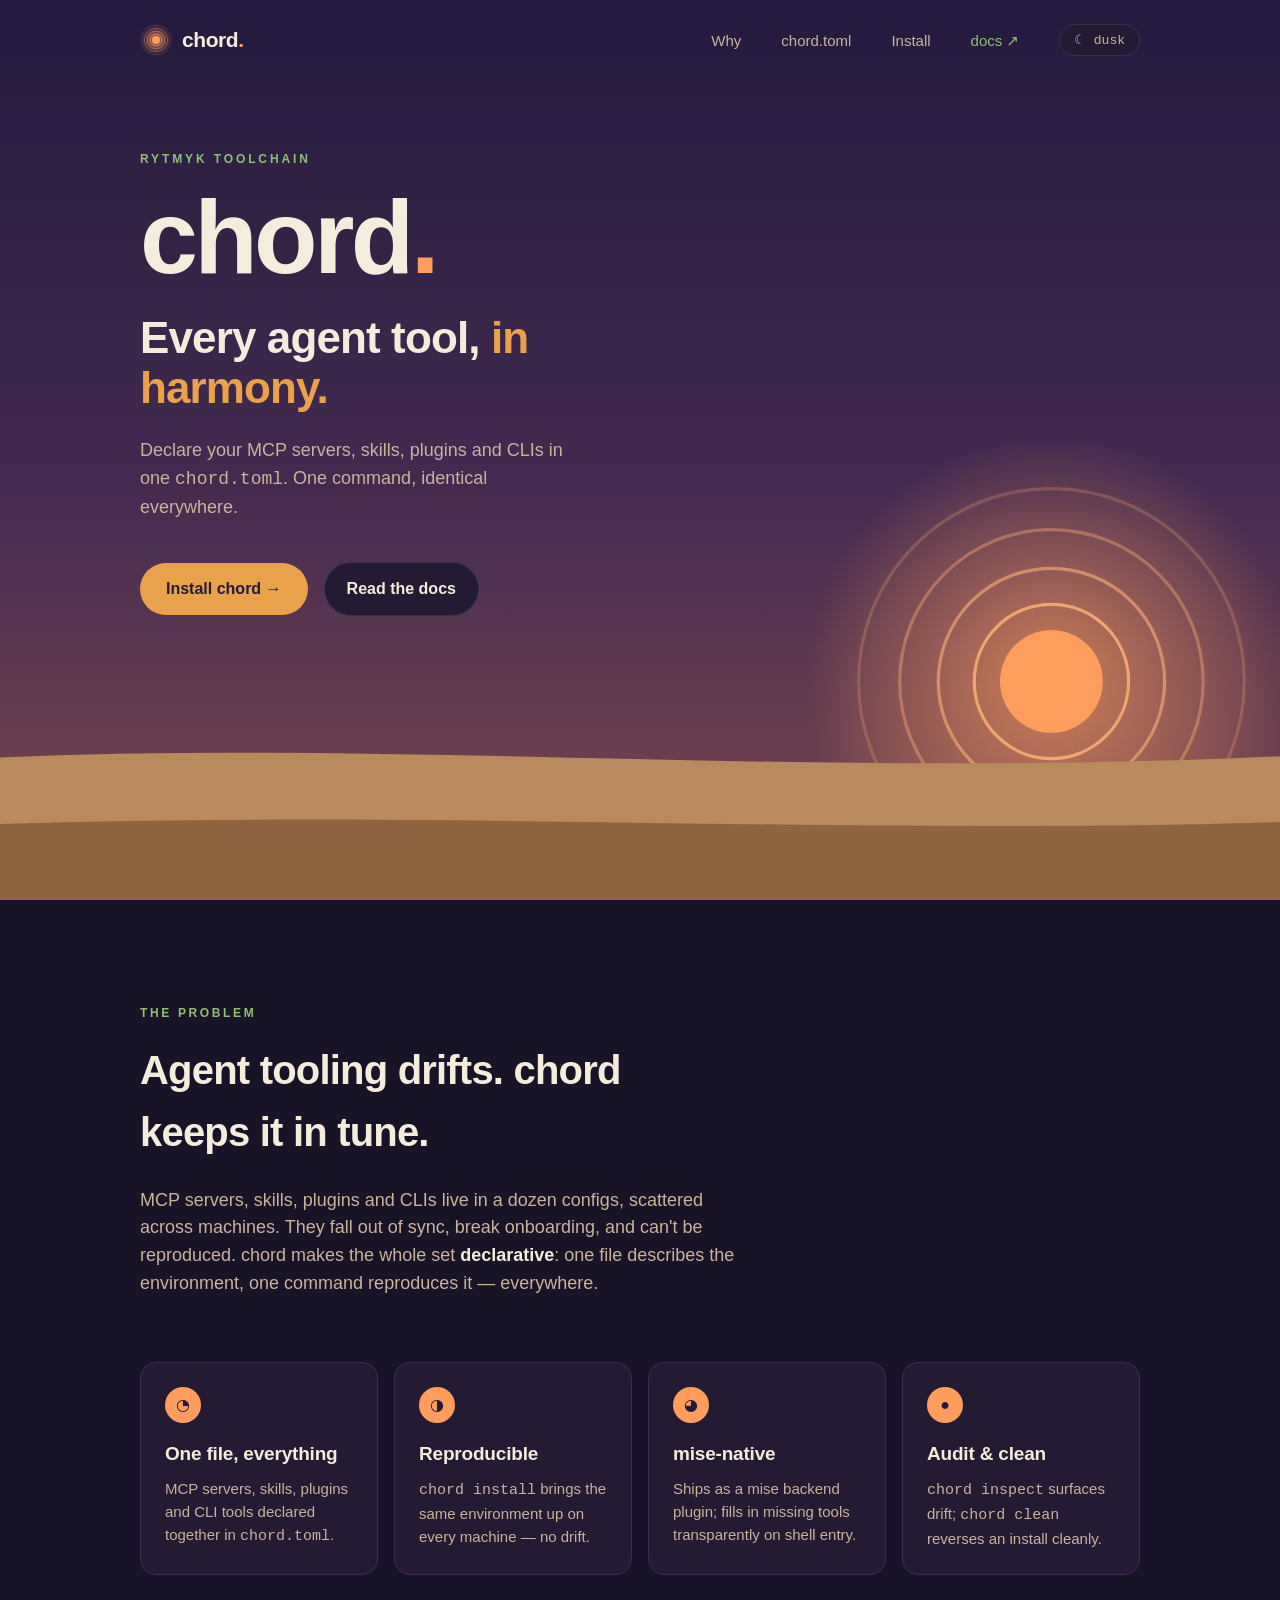
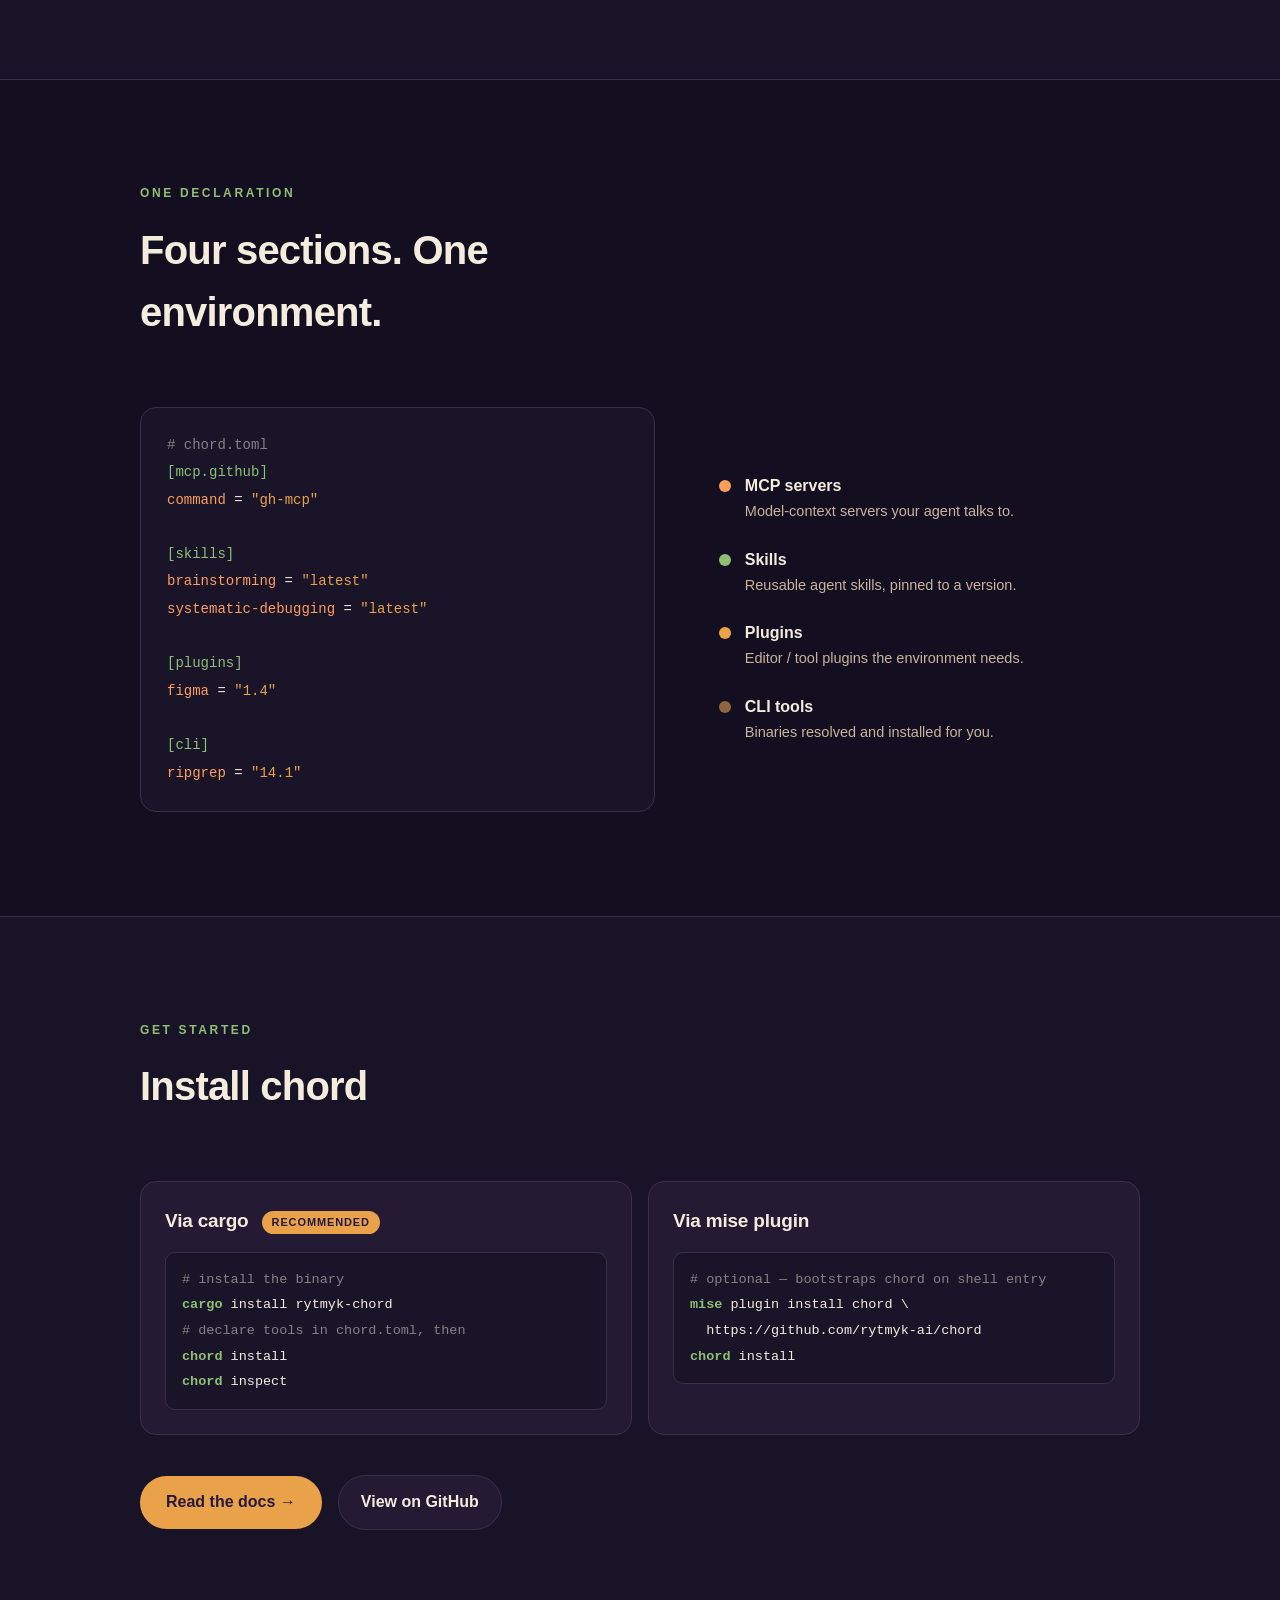
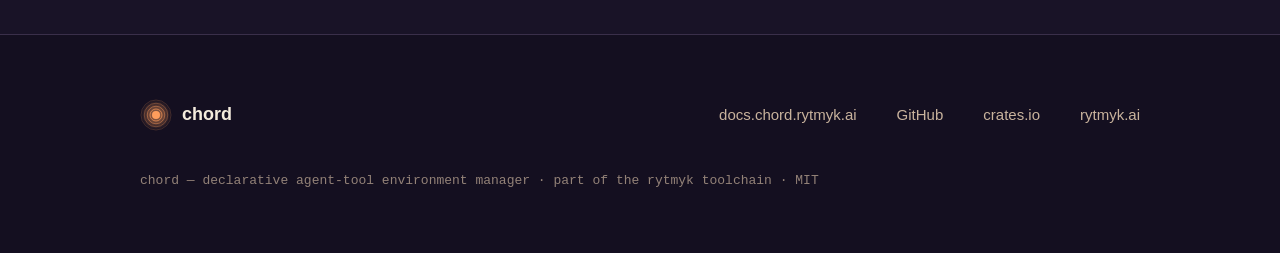
<file: .scratch/web-docs/prototypes/landing.html>
<!DOCTYPE html>
<!-- PROTOTYPE — full chord landing, "High horizon" hero (ticket 04). Throwaway.
     Lean: thin dune, copy in the sky, no plants. Two-mode: Dusk (default) / Warm-sand (nav toggle).
     System fonts, inline SVG, no CDN. Run: open .scratch/web-docs/prototypes/landing.html -->
<html lang="en"><head><meta charset="utf-8"><meta name="viewport" content="width=device-width,initial-scale=1">
<title>chord — declarative agent-tool environment manager</title>
<style>
  *{box-sizing:border-box;margin:0;padding:0}
  :root{--s1:8px;--s2:16px;--s3:24px;--s4:40px;--s5:64px;--s6:104px}
  body.dusk{
    --sky1:#241a3d;--sky2:#432b50;--sky3:#7e4a50;--sun:#ff9d5c;--sunglow:rgba(255,157,92,.9);--ring:#ffb377;
    --duneFar:#b98a5e;--duneMid:#8f6440;--ink:#f4ecdd;--sub:#c9b39d;--accent:#e9a24a;--accentInk:#241a3d;
    --note2:#8fbf74;--bg:#191327;--bg2:#140f20;--card:#241a33;--card2:#1a1428;--line:#3a2f4a;--tagEm:#e9a24a;}
  body.sand{
    --sky1:#f7eee1;--sky2:#f3e7dd;--sky3:#e9cba6;--sun:#ef8f34;--sunglow:rgba(239,143,52,.55);--ring:#e0842f;
    --duneFar:#e4c795;--duneMid:#cda06a;--ink:#2c2418;--sub:#6a5c48;--accent:#c0692e;--accentInk:#fbf3e7;
    --note2:#3f7a48;--bg:#f3e7dd;--bg2:#ede0cf;--card:#fffaf1;--card2:#f7eddd;--line:#e2d0b8;--tagEm:#c0692e;}
  body{font-family:"Helvetica Neue",Arial,system-ui,sans-serif;color:var(--ink);background:var(--bg);transition:.3s;line-height:1.55}
  code,pre{font-family:ui-monospace,"SF Mono",Menlo,monospace}
  a{color:inherit;text-decoration:none}
  .wrap{max-width:1080px;margin:0 auto;padding:0 var(--s4)}
  .sun{width:32px;height:32px;flex:none}

  nav{position:absolute;top:0;left:0;right:0;z-index:5}
  nav .wrap{display:flex;align-items:center;justify-content:space-between;padding-top:var(--s3);padding-bottom:var(--s3)}
  nav .brand{display:flex;align-items:center;gap:10px;font-weight:700;font-size:21px;letter-spacing:-.02em}
  nav .brand .seed{color:var(--sun)}
  nav .links{display:flex;gap:var(--s4);align-items:center;font-size:15px;color:var(--sub)}
  nav .links a:hover{color:var(--ink)}
  nav .toggle{background:var(--card);border:1px solid var(--line);color:var(--sub);border-radius:999px;
    padding:7px 14px;font-size:13px;cursor:pointer;font-family:ui-monospace,monospace}

  .hero{position:relative;min-height:100vh;overflow:hidden;background:linear-gradient(180deg,var(--sky1),var(--sky2) 54%,var(--sky3))}
  .scene{position:absolute;inset:0;width:100%;height:100%}
  .hero .inner{position:relative;z-index:2;max-width:1080px;margin:0 auto;padding:150px var(--s4) 0}
  .eyebrow{text-transform:uppercase;letter-spacing:.24em;font-size:12px;font-weight:700;color:var(--note2)}
  .wordmark{font-size:clamp(58px,8.5vw,104px);font-weight:700;letter-spacing:-.035em;line-height:1;margin-top:var(--s2)}
  .wordmark .seed{color:var(--sun)}
  h1.tag{font-size:clamp(27px,3.6vw,44px);font-weight:600;letter-spacing:-.02em;line-height:1.14;margin-top:var(--s3);max-width:18ch}
  h1.tag em{font-style:normal;color:var(--tagEm)}
  .lede{margin-top:var(--s3);max-width:44ch;font-size:18px;color:var(--sub)}
  .row{margin-top:var(--s4);display:flex;gap:var(--s2);flex-wrap:wrap;align-items:center}
  .prim{background:var(--accent);color:var(--accentInk);font-weight:700;padding:14px 26px;border-radius:999px}
  .gho{color:var(--ink);font-weight:600;padding:14px 22px;border-radius:999px;border:1.5px solid var(--line);background:var(--card)}

  section.band{padding:var(--s6) 0}
  .kicker{text-transform:uppercase;letter-spacing:.22em;font-size:12px;font-weight:700;color:var(--note2)}
  h2{font-size:clamp(28px,4vw,40px);font-weight:700;letter-spacing:-.02em;margin-top:var(--s2);max-width:22ch}
  .lead{color:var(--sub);font-size:18px;margin-top:var(--s3);max-width:62ch}

  .feat{margin-top:var(--s5);display:grid;grid-template-columns:repeat(auto-fit,minmax(232px,1fr));gap:var(--s2)}
  .card{background:var(--card);border:1px solid var(--line);border-radius:16px;padding:var(--s3)}
  .card .ic{width:36px;height:36px;border-radius:50%;background:var(--sun);display:flex;align-items:center;justify-content:center;
    color:var(--accentInk);font-weight:700;margin-bottom:var(--s2)}
  .card h3{font-size:19px;font-weight:700;letter-spacing:-.01em}
  .card p{color:var(--sub);margin-top:var(--s1);font-size:15px}

  .show{margin-top:var(--s5);display:grid;grid-template-columns:1.1fr .9fr;gap:var(--s5);align-items:center}
  @media(max-width:800px){.show{grid-template-columns:1fr;gap:var(--s4)}}
  pre.big{background:var(--card2);border:1px solid var(--line);border-radius:16px;padding:var(--s3) 26px;font-size:14px;line-height:1.95;overflow-x:auto}
  pre.big .cm{opacity:.5}pre.big .sec{color:var(--note2)}pre.big .k{color:var(--sun)}pre.big .s{color:var(--accent)}
  .decl{display:flex;flex-direction:column;gap:var(--s3)}
  .decl .d{display:flex;gap:14px;align-items:flex-start}
  .decl .d b{color:var(--ink);font-weight:700}.decl .d span{color:var(--sub);font-size:14.5px}
  .decl .dot{width:12px;height:12px;border-radius:50%;margin-top:6px;flex:none}

  .cols{margin-top:var(--s5);display:grid;grid-template-columns:1fr 1fr;gap:var(--s2)}
  @media(max-width:800px){.cols{grid-template-columns:1fr}}
  .cols .card h3{margin-bottom:var(--s2)}
  .cols pre{background:var(--card2);border:1px solid var(--line);border-radius:10px;padding:14px 16px;font-size:13.5px;line-height:1.9;overflow-x:auto}
  .cols .p{color:var(--note2);font-weight:600}.cols .c{opacity:.5}.cols .row{margin-top:var(--s4)}
  .tagpill{display:inline-block;font-size:11px;letter-spacing:.08em;text-transform:uppercase;color:var(--accentInk);
    background:var(--accent);border-radius:999px;padding:3px 10px;margin-left:8px;vertical-align:middle}

  footer{background:var(--bg2);border-top:1px solid var(--line);padding:var(--s5) 0}
  footer .wrap{display:flex;flex-wrap:wrap;gap:var(--s3);justify-content:space-between;align-items:center}
  footer .brand{display:flex;align-items:center;gap:10px;font-weight:700;font-size:18px}
  footer .fl{display:flex;gap:var(--s4);color:var(--sub);font-size:15px;flex-wrap:wrap}
  footer .fl a:hover{color:var(--ink)}
  footer .fine{width:100%;color:var(--sub);opacity:.7;font-size:13px;font-family:ui-monospace,monospace;margin-top:var(--s2)}
</style></head><body class="dusk">

<svg width="0" height="0" style="position:absolute" aria-hidden="true"><defs>
  <radialGradient id="glow" cx="50%" cy="50%" r="50%">
    <stop offset="0%" stop-color="var(--sun)" stop-opacity="1"/><stop offset="100%" stop-color="var(--sun)" stop-opacity="0"/>
  </radialGradient>
  <symbol id="mark" viewBox="0 0 128 128">
    <circle cx="64" cy="64" r="60" fill="url(#glow)" opacity=".7"/>
    <g fill="none" stroke="var(--sun)" stroke-width="3">
      <circle cx="64" cy="64" r="60" opacity=".25"/><circle cx="64" cy="64" r="47" opacity=".40"/>
      <circle cx="64" cy="64" r="35" opacity=".60"/><circle cx="64" cy="64" r="24" opacity=".85"/>
    </g><circle cx="64" cy="64" r="16" fill="var(--sun)"/>
  </symbol>
</defs></svg>

<nav><div class="wrap">
  <div class="brand"><svg class="sun"><use href="#mark"/></svg><span>chord<span class="seed">.</span></span></div>
  <div class="links">
    <a href="#why">Why</a><a href="#toml">chord.toml</a><a href="#install">Install</a>
    <a href="#" style="color:var(--note2)">docs ↗</a>
    <button class="toggle" id="tg">☾ dusk</button>
  </div>
</div></nav>

<!-- HERO — High horizon -->
<header class="hero">
  <svg class="scene" viewBox="0 0 1200 700" preserveAspectRatio="xMidYMax slice" aria-hidden="true">
    <defs><radialGradient id="sunG" cx="50%" cy="50%" r="50%">
      <stop offset="0%" stop-color="var(--sun)"/><stop offset="100%" stop-color="var(--sunglow)" stop-opacity="0"/>
    </radialGradient></defs>
    <!-- setting sound-ring sun, low-right -->
    <g transform="translate(920,530)">
      <circle r="190" fill="url(#sunG)" opacity=".7"/>
      <g fill="none" stroke="var(--ring)" stroke-width="2.5">
        <circle r="150" opacity=".22"/><circle r="118" opacity=".38"/><circle r="88" opacity=".58"/><circle r="60" opacity=".82"/>
      </g><circle r="40" fill="var(--sun)"/>
    </g>
    <!-- thin dune band at the bottom (no plants) -->
    <path d="M-50 600 C 350 560 760 620 1250 578 L1250 700 L-50 700 Z" fill="var(--duneFar)"/>
    <path d="M-50 648 C 400 620 820 660 1250 632 L1250 700 L-50 700 Z" fill="var(--duneMid)"/>
  </svg>
  <div class="inner">
    <div class="eyebrow">rytmyk toolchain</div>
    <div class="wordmark">chord<span class="seed">.</span></div>
    <h1 class="tag">Every agent tool, <em>in harmony.</em></h1>
    <p class="lede">Declare your MCP servers, skills, plugins and CLIs in one <code>chord.toml</code>. One command, identical everywhere.</p>
    <div class="row">
      <a class="prim" href="#install">Install chord →</a>
      <a class="gho" href="#">Read the docs</a>
    </div>
  </div>
</header>

<!-- WHY -->
<section class="band" id="why"><div class="wrap">
  <div class="kicker">the problem</div>
  <h2>Agent tooling drifts. chord keeps it in tune.</h2>
  <p class="lead">MCP servers, skills, plugins and CLIs live in a dozen configs, scattered across machines. They fall out of sync, break onboarding, and can't be reproduced. chord makes the whole set <b style="color:var(--ink)">declarative</b>: one file describes the environment, one command reproduces it — everywhere.</p>
  <div class="feat">
    <div class="card"><div class="ic">◔</div><h3>One file, everything</h3><p>MCP servers, skills, plugins and CLI tools declared together in <code>chord.toml</code>.</p></div>
    <div class="card"><div class="ic">◑</div><h3>Reproducible</h3><p><code>chord install</code> brings the same environment up on every machine — no drift.</p></div>
    <div class="card"><div class="ic">◕</div><h3>mise-native</h3><p>Ships as a mise backend plugin; fills in missing tools transparently on shell entry.</p></div>
    <div class="card"><div class="ic">●</div><h3>Audit &amp; clean</h3><p><code>chord inspect</code> surfaces drift; <code>chord clean</code> reverses an install cleanly.</p></div>
  </div>
</div></section>

<!-- TOML -->
<section class="band" id="toml" style="background:var(--bg2);border-block:1px solid var(--line)"><div class="wrap">
  <div class="kicker">one declaration</div>
  <h2>Four sections. One environment.</h2>
  <div class="show">
    <pre class="big"><span class="cm"># chord.toml</span>
<span class="sec">[mcp.github]</span>
<span class="k">command</span> = <span class="s">"gh-mcp"</span>

<span class="sec">[skills]</span>
<span class="k">brainstorming</span> = <span class="s">"latest"</span>
<span class="k">systematic-debugging</span> = <span class="s">"latest"</span>

<span class="sec">[plugins]</span>
<span class="k">figma</span> = <span class="s">"1.4"</span>

<span class="sec">[cli]</span>
<span class="k">ripgrep</span> = <span class="s">"14.1"</span></pre>
    <div class="decl">
      <div class="d"><span class="dot" style="background:var(--sun)"></span><div><b>MCP servers</b><br><span>Model-context servers your agent talks to.</span></div></div>
      <div class="d"><span class="dot" style="background:var(--note2)"></span><div><b>Skills</b><br><span>Reusable agent skills, pinned to a version.</span></div></div>
      <div class="d"><span class="dot" style="background:var(--accent)"></span><div><b>Plugins</b><br><span>Editor / tool plugins the environment needs.</span></div></div>
      <div class="d"><span class="dot" style="background:var(--duneMid)"></span><div><b>CLI tools</b><br><span>Binaries resolved and installed for you.</span></div></div>
    </div>
  </div>
</div></section>

<!-- INSTALL -->
<section class="band" id="install"><div class="wrap">
  <div class="kicker">get started</div>
  <h2>Install chord</h2>
  <div class="cols">
    <div class="card"><h3>Via cargo <span class="tagpill">recommended</span></h3>
      <pre><span class="c"># install the binary</span>
<span class="p">cargo</span> install rytmyk-chord
<span class="c"># declare tools in chord.toml, then</span>
<span class="p">chord</span> install
<span class="p">chord</span> inspect</pre></div>
    <div class="card"><h3>Via mise plugin</h3>
      <pre><span class="c"># optional — bootstraps chord on shell entry</span>
<span class="p">mise</span> plugin install chord \
  https://github.com/rytmyk-ai/chord
<span class="p">chord</span> install</pre></div>
  </div>
  <div class="row"><a class="prim" href="#">Read the docs →</a><a class="gho" href="#">View on GitHub</a></div>
</div></section>

<footer><div class="wrap">
  <div class="brand"><svg class="sun"><use href="#mark"/></svg><span>chord</span></div>
  <div class="fl"><a href="#">docs.chord.rytmyk.ai</a><a href="#">GitHub</a><a href="#">crates.io</a><a href="#">rytmyk.ai</a></div>
  <div class="fine">chord — declarative agent-tool environment manager · part of the rytmyk toolchain · MIT</div>
</div></footer>

<script>
  var tg=document.getElementById("tg");
  tg.onclick=function(){
    var dark=document.body.classList.contains("dusk");
    document.body.classList.toggle("dusk",!dark);document.body.classList.toggle("sand",dark);
    tg.textContent=dark?"☀ warm sand":"☾ dusk";
  };
</script>
</body></html>
</file>
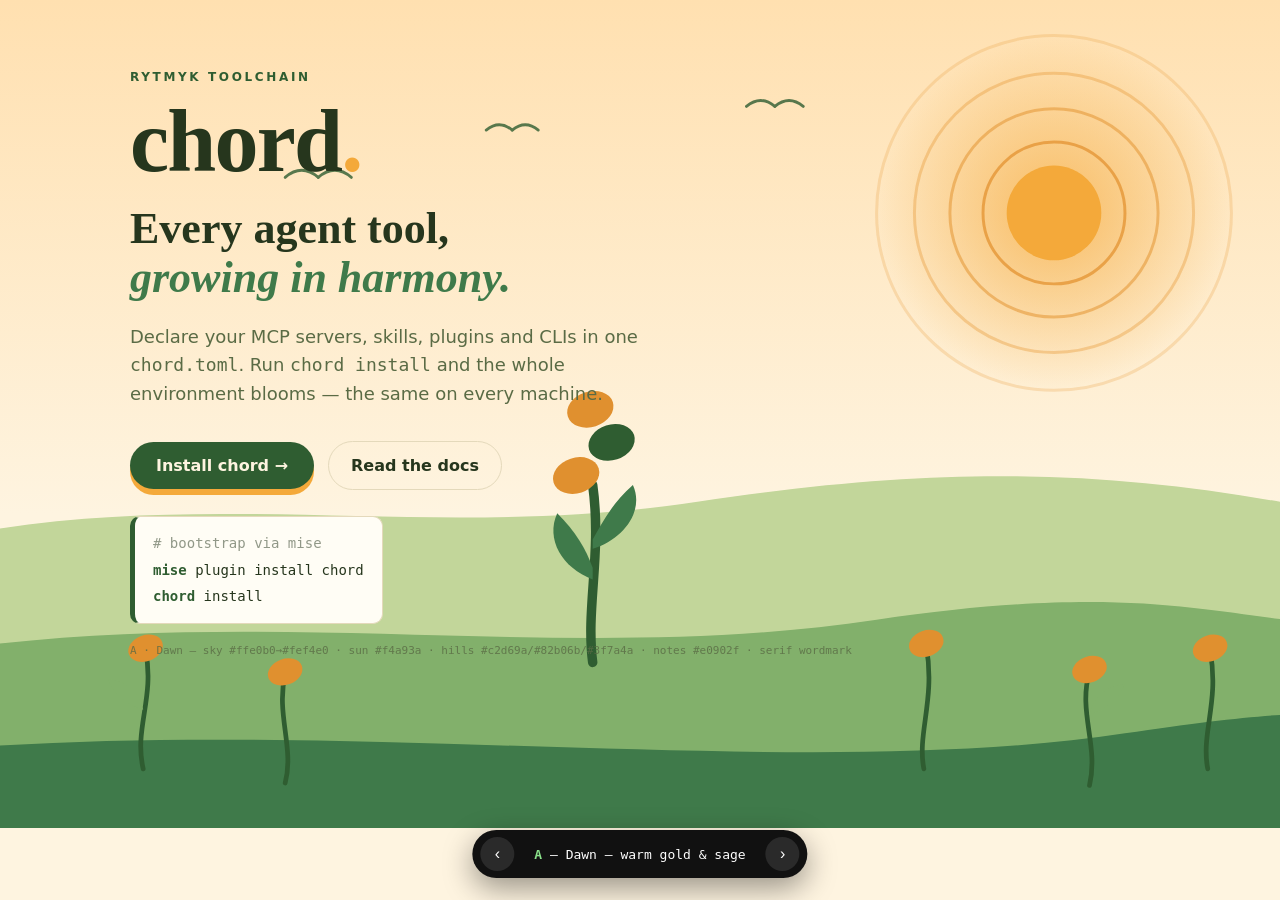
<file: .scratch/web-docs/prototypes/visual-direction.html>
<!DOCTYPE html>
<!--
  PROTOTYPE — throwaway. Answers ticket 02 "Lock solarpunk visual direction".
  v3 — ONE hand-authored musical-solarpunk illustrated scene (custom SVG), themed 3 ways by time of day.
    Sun = radiating sound-rings · layered hills · note-plants (stalks that bloom into noteheads)
    · a central "chord tree" whose canopy is a stacked triad · eighth-note birds.
  Switch mood: ?variant=A|B|C (Dawn / Midday / Dusk), the floating bar, or ← / → keys.
  No external CDN — system fonts + inline SVG. Run: open .scratch/web-docs/prototypes/visual-direction.html
-->
<html lang="en">
<head>
<meta charset="utf-8">
<meta name="viewport" content="width=device-width, initial-scale=1">
<title>chord — musical-solarpunk illustrated scene (prototype v3)</title>
<style>
  *{box-sizing:border-box;margin:0;padding:0}
  body{font-family:system-ui,"Segoe UI",Roboto,sans-serif;color:var(--ink);background:var(--sky2);transition:.35s}
  code,pre{font-family:ui-monospace,"SF Mono",Menlo,Consolas,monospace}

  /* ---- palettes (time of day) ---- */
  body[data-show="A"]{ /* Dawn */
    --sky1:#ffe0b0;--sky2:#fef4e0;--sun:#f4a93a;--sunglow:rgba(244,169,58,.9);--ring:#e79b3c;
    --hillFar:#c2d69a;--hillMid:#82b06b;--hillNear:#3f7a4a;--stem:#2f5d31;
    --note:#e0902f;--note2:#2f5d31;--ink:#26361d;--sub:#5a6b45;--accent:#2f5d31;--accentInk:#fef4e0;--card:#fffdf5;--cardLine:#e4d9bb;}
  body[data-show="B"]{ /* Midday */
    --sky1:#bfe6ff;--sky2:#effaf0;--sun:#ffd24a;--sunglow:rgba(255,210,74,.95);--ring:#ffc94a;
    --hillFar:#d2e8a4;--hillMid:#82c56c;--hillNear:#1f8f57;--stem:#146b4a;
    --note:#0f9c8a;--note2:#e0902f;--ink:#123c2e;--sub:#3f6152;--accent:#0f766e;--accentInk:#effaf0;--card:#ffffff;--cardLine:#dcecdd;}
  body[data-show="C"]{ /* Dusk */
    --sky1:#2a2f52;--sky2:#0e1620;--sun:#ff9d5c;--sunglow:rgba(255,157,92,.95);--ring:#ff9d5c;
    --hillFar:#233f34;--hillMid:#18342a;--hillNear:#0c211a;--stem:#3f6b4d;
    --note:#b6ff5c;--note2:#ffb15c;--ink:#eafff0;--sub:#9fbfa6;--accent:#b6ff5c;--accentInk:#0e1620;--card:#0b141b;--cardLine:#22362b;}

  .hero{position:relative;min-height:92vh;overflow:hidden;background:linear-gradient(180deg,var(--sky1),var(--sky2) 62%)}
  .scene{position:absolute;inset:0;width:100%;height:100%}
  .content{position:relative;z-index:2;max-width:1100px;margin:0 auto;padding:70px 40px 0}
  .eyebrow{text-transform:uppercase;letter-spacing:.22em;font-size:12px;font-weight:700;color:var(--note2)}
  .wordmark{font-family:"Iowan Old Style","Palatino Linotype","Georgia",serif;font-size:clamp(52px,8vw,88px);
    font-weight:700;letter-spacing:-.02em;color:var(--ink);line-height:1;margin:14px 0 0}
  .wordmark .seed{color:var(--sun)}
  h1.tag{font-family:"Iowan Old Style","Georgia",serif;font-size:clamp(26px,3.6vw,44px);font-weight:600;
    color:var(--ink);line-height:1.12;margin:18px 0 0;max-width:18ch}
  h1.tag em{font-style:italic;color:var(--hillNear)}
  body[data-show="C"] h1.tag em{color:var(--note)}
  .lede{margin:20px 0 0;max-width:46ch;font-size:18px;line-height:1.6;color:var(--sub)}
  .row{margin:32px 0 0;display:flex;gap:14px;flex-wrap:wrap;align-items:center}
  .prim{background:var(--accent);color:var(--accentInk);text-decoration:none;font-weight:600;padding:14px 26px;
    border-radius:999px;box-shadow:0 6px 0 var(--sun)}
  .gho{color:var(--ink);text-decoration:none;font-weight:600;padding:14px 22px;border-radius:999px;border:1.5px solid var(--cardLine)}
  .install{margin:26px 0 0;display:inline-block;background:var(--card);border:1px solid var(--cardLine);
    border-left:5px solid var(--accent);border-radius:10px;padding:13px 18px;font-size:14px;line-height:1.9;color:var(--ink)}
  .install .c{opacity:.5}.install .p{color:var(--note2);font-weight:600}

  .specnote{position:relative;z-index:2;font-family:ui-monospace,monospace;font-size:11px;color:var(--sub);
    padding:20px 40px 90px;max-width:1100px;margin:0 auto;opacity:.8}

  /* ---- switcher ---- */
  #bar{position:fixed;left:50%;bottom:22px;transform:translateX(-50%);display:flex;align-items:center;gap:6px;
    z-index:999;background:#111;color:#fff;border-radius:999px;padding:7px 8px;box-shadow:0 10px 30px rgba(0,0,0,.4);
    font-family:ui-monospace,monospace;font-size:13px}
  #bar button{background:#2a2a2a;color:#fff;border:0;width:34px;height:34px;border-radius:999px;cursor:pointer;font-size:16px}
  #bar button:hover{background:#3d3d3d}
  #bar .lbl{padding:0 14px;white-space:nowrap}#bar .lbl b{color:#8be28b}
</style>
</head>
<body data-show="A">

<div class="hero">
  <!-- ============ THE ILLUSTRATED SCENE (hand-authored SVG) ============ -->
  <svg class="scene" viewBox="0 0 1200 700" preserveAspectRatio="xMidYMax slice" aria-hidden="true">
    <defs>
      <radialGradient id="sunG" cx="50%" cy="50%" r="50%">
        <stop offset="0%" stop-color="var(--sun)"/>
        <stop offset="100%" stop-color="var(--sunglow)" stop-opacity="0"/>
      </radialGradient>
    </defs>

    <!-- sun = radiating sound-rings (the "source note") -->
    <g transform="translate(950,180)">
      <circle r="150" fill="url(#sunG)" opacity=".7"/>
      <g fill="none" stroke="var(--ring)" stroke-width="2.5">
        <circle r="150" opacity=".25"/><circle r="118" opacity=".4"/>
        <circle r="88" opacity=".6"/><circle r="60" opacity=".85"/>
      </g>
      <circle r="40" fill="var(--sun)"/>
    </g>

    <!-- eighth-note birds -->
    <g stroke="var(--stem)" stroke-width="2.4" fill="none" opacity=".8" stroke-linecap="round">
      <path d="M300 150 q14 -12 28 0"/><path d="M328 150 q14 -12 28 0"/>
      <path d="M470 110 q11 -9 22 0"/><path d="M492 110 q11 -9 22 0"/>
      <path d="M690 90 q12 -10 24 0"/><path d="M714 90 q12 -10 24 0"/>
    </g>

    <!-- far hill -->
    <path d="M-50 470 C 200 400 400 462 650 424 S 1050 402 1250 446 L1250 700 L-50 700 Z" fill="var(--hillFar)"/>
    <!-- mid hill -->
    <path d="M-50 560 C 260 502 520 566 800 524 S 1120 544 1250 522 L1250 700 L-50 700 Z" fill="var(--hillMid)"/>

    <!-- central CHORD TREE: trunk + canopy of a stacked triad -->
    <g transform="translate(560,560)">
      <path d="M0 0 C -6 -46 8 -92 0 -150" fill="none" stroke="var(--stem)" stroke-width="8" stroke-linecap="round"/>
      <path d="M0 -70 C -26 -80 -40 -104 -30 -126 C -14 -110 -6 -96 0 -80" fill="var(--hillNear)"/>
      <path d="M0 -96 C 26 -104 44 -128 34 -150 C 16 -134 8 -118 0 -104" fill="var(--hillNear)"/>
      <!-- canopy triad (three glowing noteheads) -->
      <g>
        <ellipse cx="-14" cy="-158" rx="20" ry="15" transform="rotate(-18 -14 -158)" fill="var(--note)"/>
        <ellipse cx="16" cy="-186" rx="20" ry="15" transform="rotate(-18 16 -186)" fill="var(--note2)"/>
        <ellipse cx="-2" cy="-214" rx="20" ry="15" transform="rotate(-18 -2 -214)" fill="var(--note)"/>
      </g>
    </g>

    <!-- near hill (front) -->
    <path d="M-50 640 C 300 598 720 664 1010 620 S 1200 632 1250 632 L1250 700 L-50 700 Z" fill="var(--hillNear)"/>

    <!-- NOTE-PLANTS: stalks that bloom into noteheads -->
    <g stroke="var(--stem)" stroke-width="4" fill="none" stroke-linecap="round">
      <g transform="translate(180,650)"><path d="M0 0 C -8 -34 10 -60 2 -100"/></g>
      <g transform="translate(300,662)"><path d="M0 0 C 8 -30 -8 -58 0 -92"/></g>
      <g transform="translate(840,650)"><path d="M0 0 C -6 -30 10 -58 2 -104"/></g>
      <g transform="translate(980,664)"><path d="M0 0 C 8 -34 -10 -62 0 -96"/></g>
      <g transform="translate(1080,650)"><path d="M0 0 C -6 -30 10 -56 2 -100"/></g>
    </g>
    <g fill="var(--note)">
      <ellipse cx="182" cy="548" rx="15" ry="11" transform="rotate(-20 182 548)"/>
      <ellipse cx="300" cy="568" rx="15" ry="11" transform="rotate(-20 300 568)"/>
      <ellipse cx="842" cy="544" rx="15" ry="11" transform="rotate(-20 842 544)"/>
      <ellipse cx="980" cy="566" rx="15" ry="11" transform="rotate(-20 980 566)"/>
      <ellipse cx="1082" cy="548" rx="15" ry="11" transform="rotate(-20 1082 548)"/>
    </g>
    <!-- little leaves on stalks -->
    <g fill="var(--hillMid)">
      <path d="M180 600 q-22 -6 -30 -26 q24 2 30 26Z"/>
      <path d="M980 604 q22 -6 30 -26 q-24 2 -30 26Z"/>
    </g>
  </svg>

  <!-- ============ overlay content ============ -->
  <div class="content">
    <div class="eyebrow">rytmyk toolchain</div>
    <div class="wordmark">chord<span class="seed">.</span></div>
    <h1 class="tag">Every agent tool, <em>growing in harmony.</em></h1>
    <p class="lede">Declare your MCP servers, skills, plugins and CLIs in one <code>chord.toml</code>. Run <code>chord install</code> and the whole environment blooms — the same on every machine.</p>
    <div class="row">
      <a class="prim" href="#">Install chord →</a>
      <a class="gho" href="#">Read the docs</a>
    </div>
    <pre class="install"><span class="c"># bootstrap via mise</span>
<span class="p">mise</span> plugin install chord
<span class="p">chord</span> install</pre>
  </div>
  <div class="specnote" id="spec"></div>
</div>

<!-- switcher -->
<div id="bar">
  <button id="prev" aria-label="previous">‹</button>
  <span class="lbl"></span>
  <button id="next" aria-label="next">›</button>
</div>

<script>
  var VARIANTS=[
    {k:"A",name:"Dawn — warm gold & sage",spec:"A · Dawn — sky #ffe0b0→#fef4e0 · sun #f4a93a · hills #c2d69a/#82b06b/#3f7a4a · notes #e0902f · serif wordmark"},
    {k:"B",name:"Midday — bright teal & green",spec:"B · Midday — sky #bfe6ff→#effaf0 · sun #ffd24a · hills #d2e8a4/#82c56c/#1f8f57 · notes #0f9c8a/teal accent"},
    {k:"C",name:"Dusk — dark, glowing lime",spec:"C · Dusk — sky #2a2f52→#0e1620 · setting sun #ff9d5c · dark hills · glowing notes #b6ff5c · night mood"}
  ];
  function current(){var p=new URLSearchParams(location.search).get("variant");return(p&&"ABC".indexOf(p)>-1)?p:"A";}
  function render(k){
    document.body.setAttribute("data-show",k);
    var v=VARIANTS.filter(function(x){return x.k===k;})[0];
    document.querySelector("#bar .lbl").innerHTML="<b>"+v.k+"</b> — "+v.name;
    document.getElementById("spec").textContent=v.spec;
    var u=new URL(location);u.searchParams.set("variant",k);history.replaceState(null,"",u);
  }
  function cycle(d){var i=VARIANTS.findIndex(function(x){return x.k===current();});i=(i+d+VARIANTS.length)%VARIANTS.length;render(VARIANTS[i].k);}
  document.getElementById("prev").onclick=function(){cycle(-1);};
  document.getElementById("next").onclick=function(){cycle(1);};
  document.addEventListener("keydown",function(e){
    var t=e.target.tagName;if(t==="INPUT"||t==="TEXTAREA"||e.target.isContentEditable)return;
    if(e.key==="ArrowLeft")cycle(-1);if(e.key==="ArrowRight")cycle(1);
  });
  render(current());
</script>
</body>
</html>
</file>
<file: site/landing/style.css>
/* chord.rytmyk.ai landing — musical-solarpunk, "High horizon" hero.
   Two modes: .dusk (default, violet night) / .sand (warm daytime desert).
   Design source: ticket 04. System fonts only (self-host Inter later); no CDN. */

* { box-sizing: border-box; margin: 0; padding: 0; }

:root { --s1:8px; --s2:16px; --s3:24px; --s4:40px; --s5:64px; --s6:104px; }

body.dusk {
  --sky1:#241a3d; --sky2:#432b50; --sky3:#7e4a50; --sun:#ff9d5c; --sunglow:rgba(255,157,92,.9); --ring:#ffb377;
  --duneFar:#b98a5e; --duneMid:#8f6440; --ink:#f4ecdd; --sub:#c9b39d; --accent:#e9a24a; --accentInk:#241a3d;
  --note2:#8fbf74; --bg:#191327; --bg2:#140f20; --card:#241a33; --card2:#1a1428; --line:#3a2f4a; --tagEm:#e9a24a;
}
body.sand {
  --sky1:#f7eee1; --sky2:#f3e7dd; --sky3:#e9cba6; --sun:#ef8f34; --sunglow:rgba(239,143,52,.55); --ring:#e0842f;
  --duneFar:#e4c795; --duneMid:#cda06a; --ink:#2c2418; --sub:#6a5c48; --accent:#c0692e; --accentInk:#fbf3e7;
  --note2:#3f7a48; --bg:#f3e7dd; --bg2:#ede0cf; --card:#fffaf1; --card2:#f7eddd; --line:#e2d0b8; --tagEm:#c0692e;
}

body { font-family:"Helvetica Neue", Arial, system-ui, sans-serif; color:var(--ink); background:var(--bg); transition:.3s; line-height:1.55; }
code, pre { font-family:ui-monospace, "SF Mono", Menlo, Consolas, monospace; }
a { color:inherit; text-decoration:none; }
.wrap { max-width:1080px; margin:0 auto; padding:0 var(--s4); }
.sun { width:32px; height:32px; flex:none; }

/* nav */
nav { position:absolute; top:0; left:0; right:0; z-index:5; }
nav .wrap { display:flex; align-items:center; justify-content:space-between; padding-top:var(--s3); padding-bottom:var(--s3); }
nav .brand { display:flex; align-items:center; gap:10px; font-weight:700; font-size:21px; letter-spacing:-.02em; }
nav .brand .seed { color:var(--sun); }
nav .links { display:flex; gap:var(--s4); align-items:center; font-size:15px; color:var(--sub); }
nav .links a:hover { color:var(--ink); }
nav .toggle { background:var(--card); border:1px solid var(--line); color:var(--sub); border-radius:999px;
  padding:7px 14px; font-size:13px; cursor:pointer; font-family:ui-monospace, monospace; }

/* hero — High horizon */
.hero { position:relative; min-height:100vh; overflow:hidden;
  background:linear-gradient(180deg, var(--sky1), var(--sky2) 54%, var(--sky3)); }
.scene { position:absolute; inset:0; width:100%; height:100%; }
.hero .inner { position:relative; z-index:2; max-width:1080px; margin:0 auto; padding:150px var(--s4) 0; }
.eyebrow { text-transform:uppercase; letter-spacing:.24em; font-size:12px; font-weight:700; color:var(--note2); }
.wordmark { font-size:clamp(58px,8.5vw,104px); font-weight:700; letter-spacing:-.035em; line-height:1; margin-top:var(--s2); }
.wordmark .seed { color:var(--sun); }
h1.tag { font-size:clamp(27px,3.6vw,44px); font-weight:600; letter-spacing:-.02em; line-height:1.14; margin-top:var(--s3); max-width:18ch; }
h1.tag em { font-style:normal; color:var(--tagEm); }
.lede { margin-top:var(--s3); max-width:44ch; font-size:18px; color:var(--sub); }
.row { margin-top:var(--s4); display:flex; gap:var(--s2); flex-wrap:wrap; align-items:center; }
.prim { background:var(--accent); color:var(--accentInk); font-weight:700; padding:14px 26px; border-radius:999px; }
.gho { color:var(--ink); font-weight:600; padding:14px 22px; border-radius:999px; border:1.5px solid var(--line); background:var(--card); }

/* sections */
section.band { padding:var(--s6) 0; }
.kicker { text-transform:uppercase; letter-spacing:.22em; font-size:12px; font-weight:700; color:var(--note2); }
h2 { font-size:clamp(28px,4vw,40px); font-weight:700; letter-spacing:-.02em; margin-top:var(--s2); max-width:22ch; }
.lead { color:var(--sub); font-size:18px; margin-top:var(--s3); max-width:62ch; }

.feat { margin-top:var(--s5); display:grid; grid-template-columns:repeat(auto-fit, minmax(232px,1fr)); gap:var(--s2); }
.card { background:var(--card); border:1px solid var(--line); border-radius:16px; padding:var(--s3); }
.card .ic { width:36px; height:36px; border-radius:50%; background:var(--sun); display:flex; align-items:center; justify-content:center;
  color:var(--accentInk); font-weight:700; margin-bottom:var(--s2); }
.card h3 { font-size:19px; font-weight:700; letter-spacing:-.01em; }
.card p { color:var(--sub); margin-top:var(--s1); font-size:15px; }

.show { margin-top:var(--s5); display:grid; grid-template-columns:1.1fr .9fr; gap:var(--s5); align-items:center; }
@media (max-width:800px) { .show { grid-template-columns:1fr; gap:var(--s4); } }
pre.big { background:var(--card2); border:1px solid var(--line); border-radius:16px; padding:var(--s3) 26px; font-size:14px; line-height:1.95; overflow-x:auto; }
pre.big .cm { opacity:.5; } pre.big .sec { color:var(--note2); } pre.big .k { color:var(--sun); } pre.big .s { color:var(--accent); }
.decl { display:flex; flex-direction:column; gap:var(--s3); }
.decl .d { display:flex; gap:14px; align-items:flex-start; }
.decl .d b { color:var(--ink); font-weight:700; } .decl .d span { color:var(--sub); font-size:14.5px; }
.decl .dot { width:12px; height:12px; border-radius:50%; margin-top:6px; flex:none; }

.cols { margin-top:var(--s5); display:grid; grid-template-columns:1fr 1fr; gap:var(--s2); }
@media (max-width:800px) { .cols { grid-template-columns:1fr; } }
.cols .card h3 { margin-bottom:var(--s2); }
.cols pre { background:var(--card2); border:1px solid var(--line); border-radius:10px; padding:14px 16px; font-size:13.5px; line-height:1.9; overflow-x:auto; }
.cols .p { color:var(--note2); font-weight:600; } .cols .c { opacity:.5; } .cols .row { margin-top:var(--s4); }
.tagpill { display:inline-block; font-size:11px; letter-spacing:.08em; text-transform:uppercase; color:var(--accentInk);
  background:var(--accent); border-radius:999px; padding:3px 10px; margin-left:8px; vertical-align:middle; }

footer { background:var(--bg2); border-top:1px solid var(--line); padding:var(--s5) 0; }
footer .wrap { display:flex; flex-wrap:wrap; gap:var(--s3); justify-content:space-between; align-items:center; }
footer .brand { display:flex; align-items:center; gap:10px; font-weight:700; font-size:18px; }
footer .fl { display:flex; gap:var(--s4); color:var(--sub); font-size:15px; flex-wrap:wrap; }
footer .fl a:hover { color:var(--ink); }
footer .fine { width:100%; color:var(--sub); opacity:.7; font-size:13px; font-family:ui-monospace, monospace; margin-top:var(--s2); }
</file>
